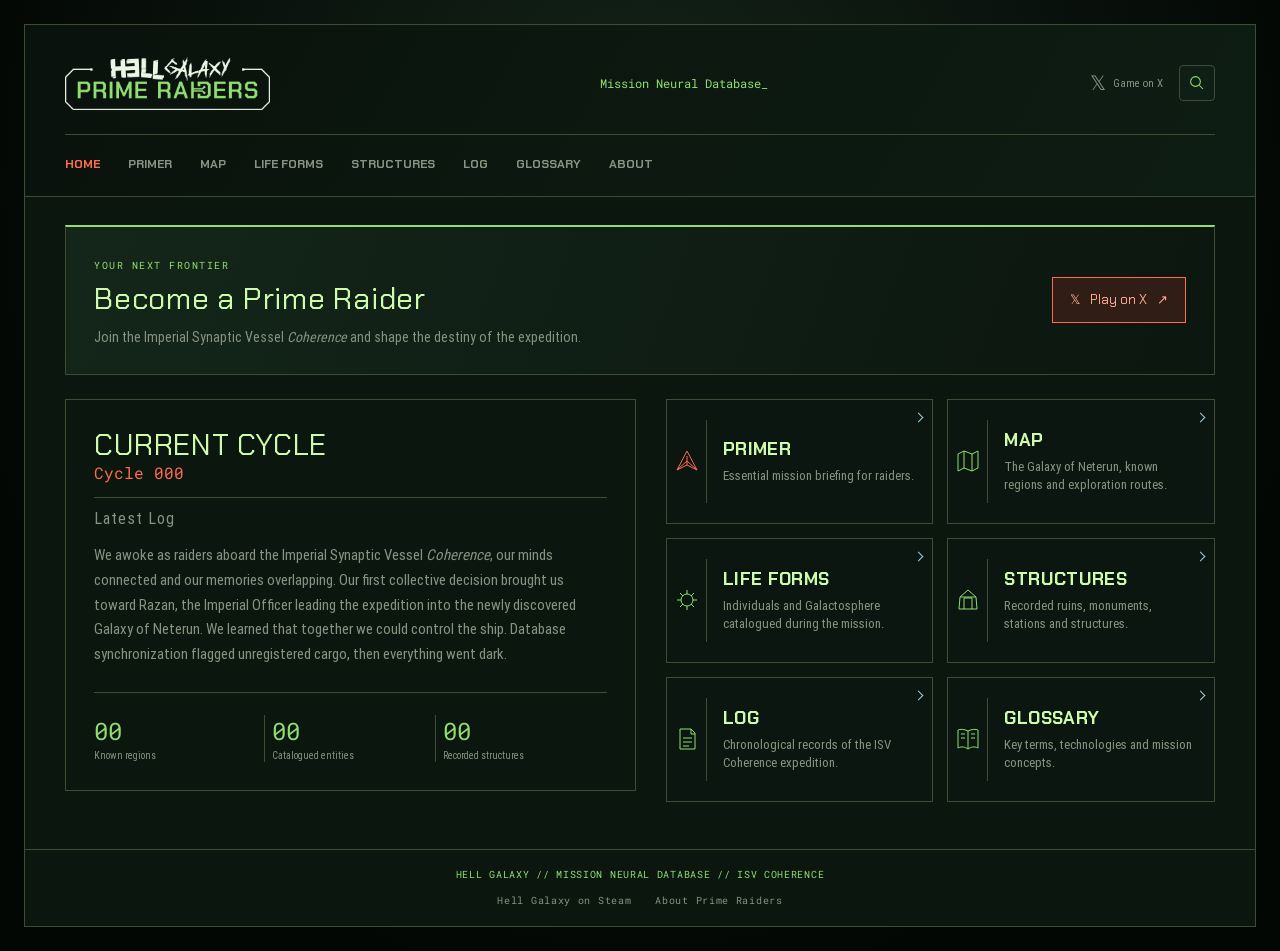
<file: index.html>
<!DOCTYPE html>

<html lang="en"><head><meta charset="utf-8"/><meta content="width=device-width, initial-scale=1.0" name="viewport"/><title>Home — HG Prime Raiders</title><link href="style.css" rel="stylesheet"/><link href="responsive.css" rel="stylesheet"/><link href="theme.css" rel="stylesheet"/>
<!-- Social preview -->
<meta name="description" content="Become a Prime Raider. Join the ISV Coherence expedition and shape its destiny through collective decisions on X."/>
<meta property="og:type" content="website"/>
<meta property="og:site_name" content="Prime Raiders"/>
<meta property="og:title" content="Prime Raiders — Mission Neural Database"/>
<meta property="og:description" content="Become a Prime Raider. Join the ISV Coherence expedition and shape its destiny through collective decisions on X."/>
<meta property="og:url" content="https://primeraiders.hellgalaxy.com/"/>
<meta property="og:image" content="https://primeraiders.hellgalaxy.com/assets/prime-raiders-social-v1.png"/>
<meta property="og:image:secure_url" content="https://primeraiders.hellgalaxy.com/assets/prime-raiders-social-v1.png"/>
<meta property="og:image:type" content="image/png"/>
<meta property="og:image:width" content="1200"/>
<meta property="og:image:height" content="630"/>
<meta property="og:image:alt" content="Hell Galaxy — Prime Raiders. Mission Neural Database. Become a Prime Raider."/>
<meta name="twitter:card" content="summary_large_image"/>
<meta name="twitter:site" content="@PrimeRaidersHG"/>
<meta name="twitter:title" content="Prime Raiders — Mission Neural Database"/>
<meta name="twitter:description" content="Become a Prime Raider. Join the ISV Coherence expedition and shape its destiny through collective decisions on X."/>
<meta name="twitter:image" content="https://primeraiders.hellgalaxy.com/assets/prime-raiders-social-v1.png"/>
<meta name="twitter:image:alt" content="Hell Galaxy — Prime Raiders. Mission Neural Database. Become a Prime Raider."/>
<link rel="canonical" href="https://primeraiders.hellgalaxy.com/"/>
<!-- /Social preview -->
</head><body class="page-index"><header class="site-header"><div class="header-inner"><div class="brand-row"><div class="brand"><a class="brand-logo" href="index.html" aria-label="Hell Galaxy - Prime Raiders — Home"><img src="assets/prime-raiders-logo.png" alt="Hell Galaxy - Prime Raiders" width="300" height="78"/></a><span class="brand-sub">Mission Neural Database</span></div><div class="header-tools"><a class="game-shortcut" href="https://x.com/PrimeRaidersHG" aria-label="Play Prime Raiders on X"><span aria-hidden="true">𝕏</span><span>Game on X</span></a><a aria-label="Search the wiki" class="search-button" href="search.html"><svg aria-hidden="true" fill="none" stroke="currentColor" stroke-width="1.4" viewbox="0 0 24 24"><circle cx="10" cy="10" r="6.5"></circle><path d="m15 15 5 5"></path></svg></a><details class="menu-drawer"><summary aria-label="Open navigation"><span aria-hidden="true" class="hamburger"></span></summary><div class="drawer-panel"><a aria-current="page" class="active" href="index.html">Home</a><a class="" href="primer.html">Primer</a><a class="" href="mappa.html">Map</a><a class="" href="lifeforms.html">Life Forms</a><a class="" href="structures.html">Structures</a><a class="" href="log.html">Log</a><a class="" href="glossario.html">Glossary</a><a href="rules.html">About</a></div></details></div></div><nav aria-label="Main navigation" class="desktop-nav"><a aria-current="page" class="active" href="index.html">Home</a><a class="" href="primer.html">Primer</a><a class="" href="mappa.html">Map</a><a class="" href="lifeforms.html">Life Forms</a><a class="" href="structures.html">Structures</a><a class="" href="log.html">Log</a><a class="" href="glossario.html">Glossary</a><a href="rules.html">About</a></nav></div></header><main>
<section class="mission-invite" aria-labelledby="mission-invite-title">
  <div class="mission-invite-copy">
    <span class="mission-invite-kicker">Your next frontier</span>
    <h1 id="mission-invite-title">Become a Prime Raider</h1>
    <p>Join the Imperial Synaptic Vessel <em>Coherence</em> and shape the destiny of the expedition.</p>
  </div>
  <div class="mission-invite-action">
    <a class="mission-game-button" href="https://x.com/PrimeRaidersHG"><span aria-hidden="true">𝕏</span> Play on X <span aria-hidden="true">↗</span></a>
  </div>
</section>
<div class="home-dashboard"><section class="current-cycle"><div class="cycle-title">Current Cycle</div><a class="ship-title" data-current-cycle="">Loading current cycle…</a><div class="log-label">Latest Log</div><div data-latest-log=""></div><div class="metrics-compact"><div class="metric-mini"><b data-metric="regions">—</b><span>Known regions</span></div><div class="metric-mini"><b data-metric="entities">—</b><span>Catalogued entities</span></div><div class="metric-mini"><b data-metric="structures">—</b><span>Recorded structures</span></div></div></section><section class="grid home-links"><a class="card" href="primer.html"><span class="nav-icon"><svg aria-hidden="true" fill="none" stroke="currentColor" stroke-width="1" viewbox="0 0 24 24"><path d="M12 2 2 21l10-5 10 5L12 2Zm0 5v9M2 21l10-9 10 9"></path></svg></span><div class="card-copy"><h3>Primer</h3><p>Essential mission briefing for raiders.</p></div></a><a class="card" href="mappa.html"><span class="nav-icon"><svg aria-hidden="true" fill="none" stroke="currentColor" stroke-width="1" viewbox="0 0 24 24"><path d="m2 5 6-3 8 3 6-3v17l-6 3-8-3-6 3V5Zm6-3v17m8-14v17"></path></svg></span><div class="card-copy"><h3>Map</h3><p>The Galaxy of Neterun, known regions and exploration routes.</p></div></a><a class="card" href="lifeforms.html"><span class="nav-icon"><svg aria-hidden="true" fill="none" stroke="currentColor" stroke-width="1" viewbox="0 0 24 24"><path d="M12 2v4m0 12v4M2 12h4m12 0h4M5 5l3 3m8 8 3 3M5 19l3-3m8-8 3-3M12 6a6 6 0 1 0 0 12 6 6 0 0 0 0-12Z"></path></svg></span><div class="card-copy"><h3>Life Forms</h3><p>Individuals and Galactosphere catalogued during the mission.</p></div></a><a class="card" href="structures.html"><span class="nav-icon"><svg aria-hidden="true" fill="none" stroke="currentColor" stroke-width="1" viewbox="0 0 24 24"><path d="m3 21 1-12 8-7 8 7 1 12H3Zm5 0V10h8v11M4 9h16"></path></svg></span><div class="card-copy"><h3>Structures</h3><p>Recorded ruins, monuments, stations and structures.</p></div></a><a class="card" href="log.html"><span class="nav-icon"><svg aria-hidden="true" fill="none" stroke="currentColor" stroke-width="1" viewbox="0 0 24 24"><path d="M5 2h11l4 4v16H5V2Zm11 0v5h4M8 11h9M8 15h9M8 19h6"></path></svg></span><div class="card-copy"><h3>Log</h3><p>Chronological records of the ISV Coherence expedition.</p></div></a><a class="card" href="glossario.html"><span class="nav-icon"><svg aria-hidden="true" fill="none" stroke="currentColor" stroke-width="1" viewbox="0 0 24 24"><path d="M12 4C8 2 4 2 2 3v18c4-2 7-1 10 1 3-2 6-3 10-1V3c-2-1-6-1-10 1Zm0 0v18M5 7h4M5 11h4m6-4h4m-4 4h4"></path></svg></span><div class="card-copy"><h3>Glossary</h3><p>Key terms, technologies and mission concepts.</p></div></a></section></div><noscript>Enable JavaScript to display the current mission catalogue and counts.</noscript></main><footer class="footer">HELL GALAXY // MISSION NEURAL DATABASE // ISV COHERENCE<div class="footer-links"><a href="https://store.steampowered.com/app/2513490/HELL_GALAXY/?utm_source=x&amp;utm_medium=social&amp;utm_campaign=prime_raiders&amp;utm_content=wiki_footer">Hell Galaxy on Steam</a><a href="rules.html">About Prime Raiders</a></div></footer><script defer="" src="catalog-data.js"></script><script defer="" src="catalog.js"></script><script defer="" src="ui.js"></script></body></html>
</file>
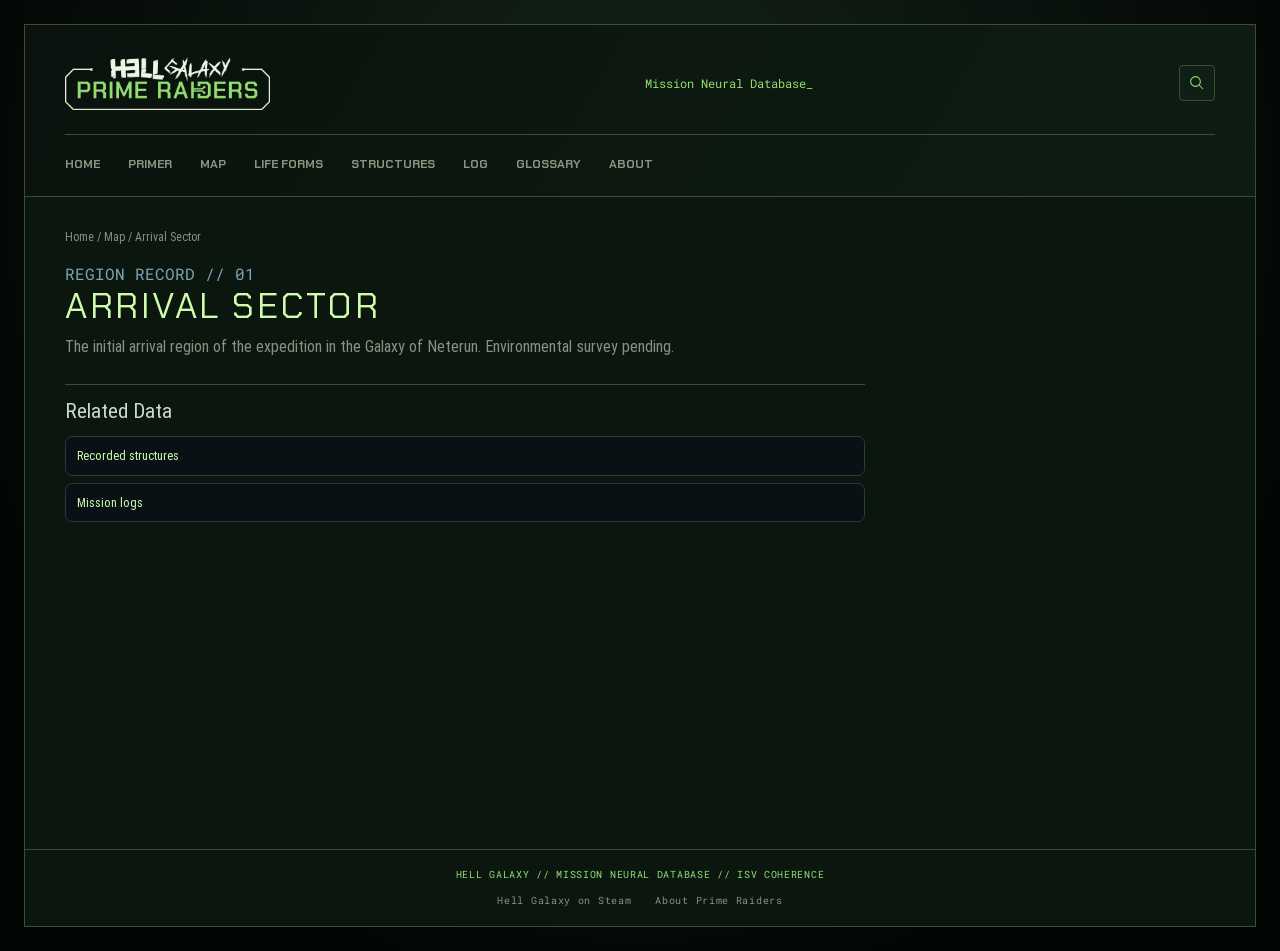
<file: arrival-sector.html>
<!DOCTYPE html>

<html lang="en"><head><meta charset="utf-8"/><meta content="width=device-width, initial-scale=1.0" name="viewport"/><title>Arrival Sector — HG Prime Raiders</title><link href="style.css" rel="stylesheet"/><link href="responsive.css" rel="stylesheet"/><link href="theme.css" rel="stylesheet"/>
<!-- Social preview -->
<meta name="description" content="Arrival Sector: the expedition entry region in the Galaxy of Neterun. Partial environmental data."/>
<meta property="og:type" content="website"/>
<meta property="og:site_name" content="Prime Raiders"/>
<meta property="og:title" content="Arrival Sector — HG Prime Raiders"/>
<meta property="og:description" content="Arrival Sector: the expedition entry region in the Galaxy of Neterun. Partial environmental data."/>
<meta property="og:url" content="https://primeraiders.hellgalaxy.com/arrival-sector.html"/>
<meta property="og:image" content="https://primeraiders.hellgalaxy.com/assets/prime-raiders-social-v1.png"/>
<meta property="og:image:secure_url" content="https://primeraiders.hellgalaxy.com/assets/prime-raiders-social-v1.png"/>
<meta property="og:image:type" content="image/png"/>
<meta property="og:image:width" content="1200"/>
<meta property="og:image:height" content="630"/>
<meta property="og:image:alt" content="Hell Galaxy — Prime Raiders. Mission Neural Database. Become a Prime Raider."/>
<meta name="twitter:card" content="summary_large_image"/>
<meta name="twitter:site" content="@PrimeRaidersHG"/>
<meta name="twitter:title" content="Arrival Sector — HG Prime Raiders"/>
<meta name="twitter:description" content="Arrival Sector: the expedition entry region in the Galaxy of Neterun. Partial environmental data."/>
<meta name="twitter:image" content="https://primeraiders.hellgalaxy.com/assets/prime-raiders-social-v1.png"/>
<meta name="twitter:image:alt" content="Hell Galaxy — Prime Raiders. Mission Neural Database. Become a Prime Raider."/>
<link rel="canonical" href="https://primeraiders.hellgalaxy.com/arrival-sector.html"/>
<!-- /Social preview -->
</head><body class="page-arrival-sector"><header class="site-header"><div class="header-inner"><div class="brand-row"><div class="brand"><a class="brand-logo" href="index.html" aria-label="Hell Galaxy - Prime Raiders — Home"><img src="assets/prime-raiders-logo.png" alt="Hell Galaxy - Prime Raiders" width="300" height="78"/></a><span class="brand-sub">Mission Neural Database</span></div><div class="header-tools"><a aria-label="Search the wiki" class="search-button" href="search.html"><svg aria-hidden="true" fill="none" stroke="currentColor" stroke-width="1.4" viewBox="0 0 24 24"><circle cx="10" cy="10" r="6.5"></circle><path d="m15 15 5 5"></path></svg></a><details class="menu-drawer"><summary aria-label="Open navigation"><span aria-hidden="true" class="hamburger"></span></summary><div class="drawer-panel"><a class="" href="index.html">Home</a><a class="" href="primer.html">Primer</a><a class="" href="mappa.html">Map</a><a class="" href="lifeforms.html">Life Forms</a><a class="" href="structures.html">Structures</a><a class="" href="log.html">Log</a><a class="" href="glossario.html">Glossary</a><a href="rules.html">About</a></div></details></div></div><nav aria-label="Main navigation" class="desktop-nav"><a class="" href="index.html">Home</a><a class="" href="primer.html">Primer</a><a class="" href="mappa.html">Map</a><a class="" href="lifeforms.html">Life Forms</a><a class="" href="structures.html">Structures</a><a class="" href="log.html">Log</a><a class="" href="glossario.html">Glossary</a><a href="rules.html">About</a></nav></div></header><main><div class="breadcrumbs"><a href="index.html">Home</a> / <a href="mappa.html">Map</a> / Arrival Sector</div><article class="article"><div class="kicker">REGION RECORD // 01</div><h1>Arrival Sector</h1><p>The initial arrival region of the expedition in the Galaxy of Neterun. Environmental survey pending.</p><h2>Related Data</h2><div class="link-list"><a href="structures.html">Recorded structures</a><a href="log.html">Mission logs</a></div></article></main><footer class="footer">HELL GALAXY // MISSION NEURAL DATABASE // ISV COHERENCE<div class="footer-links"><a href="https://store.steampowered.com/app/2513490/HELL_GALAXY/?utm_source=x&amp;utm_medium=social&amp;utm_campaign=prime_raiders&amp;utm_content=wiki_footer">Hell Galaxy on Steam</a><a href="rules.html">About Prime Raiders</a></div></footer><script defer="" src="ui.js"></script></body></html>
</file>
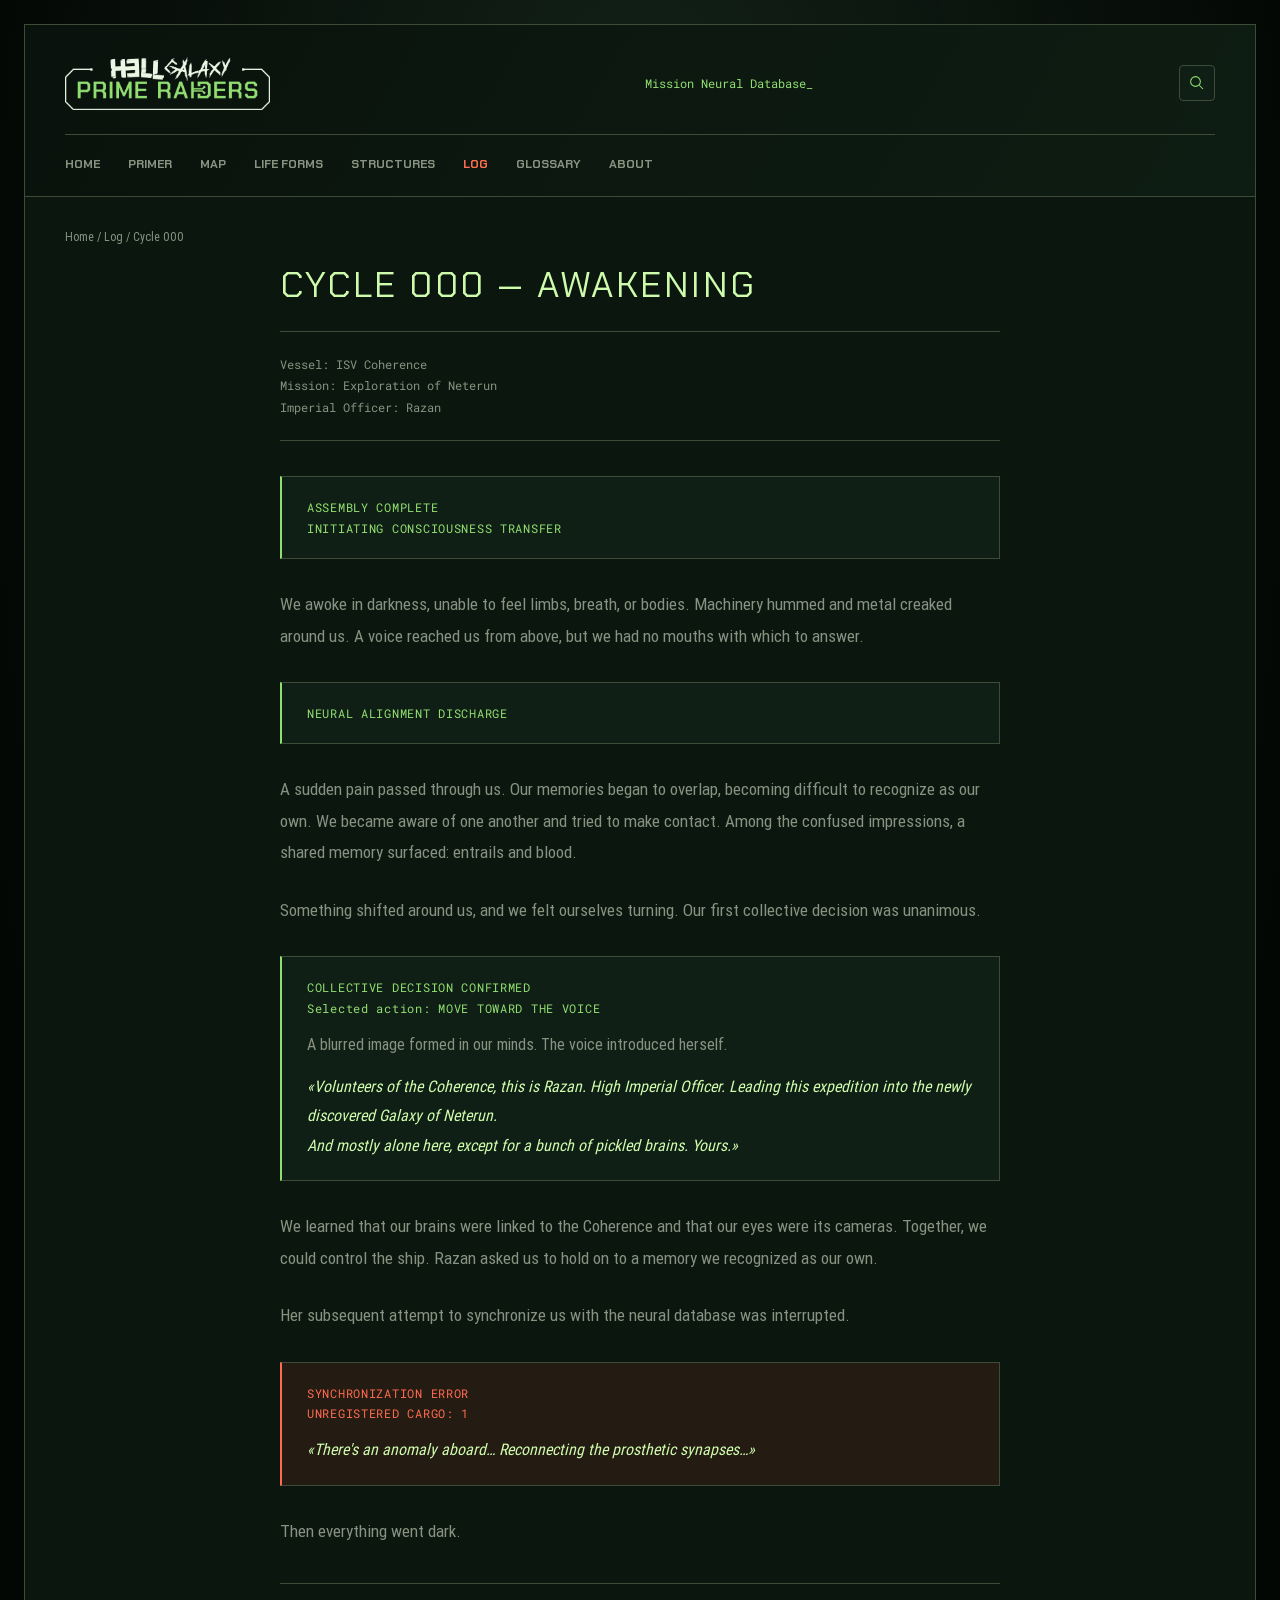
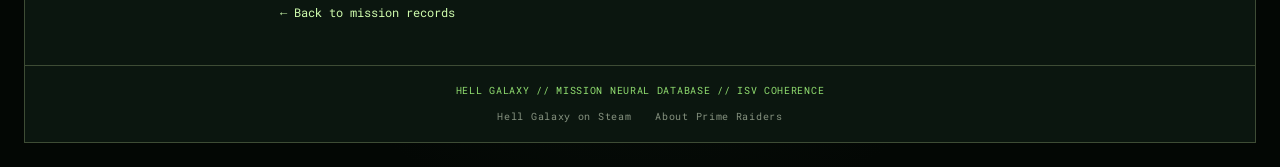
<file: ciclo-000.html>
<!DOCTYPE html>

<html lang="en"><head><meta charset="utf-8"/><meta content="width=device-width, initial-scale=1.0" name="viewport"/><title>Cycle 000: Awakening — HG Prime Raiders</title><link href="style.css" rel="stylesheet"/><link href="responsive.css" rel="stylesheet"/><link href="dossiers.css" rel="stylesheet"/><link href="diary.css" rel="stylesheet"/><link href="theme.css" rel="stylesheet"/>
<!-- Social preview -->
<meta name="description" content="We awoke in darkness. The first mission record of the ISV Coherence expedition."/>
<meta property="og:type" content="website"/>
<meta property="og:site_name" content="Prime Raiders"/>
<meta property="og:title" content="Cycle 000: Awakening — HG Prime Raiders"/>
<meta property="og:description" content="We awoke in darkness. The first mission record of the ISV Coherence expedition."/>
<meta property="og:url" content="https://primeraiders.hellgalaxy.com/ciclo-000.html"/>
<meta property="og:image" content="https://primeraiders.hellgalaxy.com/assets/prime-raiders-social-v1.png"/>
<meta property="og:image:secure_url" content="https://primeraiders.hellgalaxy.com/assets/prime-raiders-social-v1.png"/>
<meta property="og:image:type" content="image/png"/>
<meta property="og:image:width" content="1200"/>
<meta property="og:image:height" content="630"/>
<meta property="og:image:alt" content="Hell Galaxy — Prime Raiders. Mission Neural Database. Become a Prime Raider."/>
<meta name="twitter:card" content="summary_large_image"/>
<meta name="twitter:site" content="@PrimeRaidersHG"/>
<meta name="twitter:title" content="Cycle 000: Awakening — HG Prime Raiders"/>
<meta name="twitter:description" content="We awoke in darkness. The first mission record of the ISV Coherence expedition."/>
<meta name="twitter:image" content="https://primeraiders.hellgalaxy.com/assets/prime-raiders-social-v1.png"/>
<meta name="twitter:image:alt" content="Hell Galaxy — Prime Raiders. Mission Neural Database. Become a Prime Raider."/>
<link rel="canonical" href="https://primeraiders.hellgalaxy.com/ciclo-000.html"/>
<!-- /Social preview -->
</head><body class="page-ciclo-000"><header class="site-header"><div class="header-inner"><div class="brand-row"><div class="brand"><a class="brand-logo" href="index.html" aria-label="Hell Galaxy - Prime Raiders — Home"><img src="assets/prime-raiders-logo.png" alt="Hell Galaxy - Prime Raiders" width="300" height="78"/></a><span class="brand-sub">Mission Neural Database</span></div><div class="header-tools"><a aria-label="Search the wiki" class="search-button" href="search.html"><svg aria-hidden="true" fill="none" stroke="currentColor" stroke-width="1.4" viewBox="0 0 24 24"><circle cx="10" cy="10" r="6.5"></circle><path d="m15 15 5 5"></path></svg></a><details class="menu-drawer"><summary aria-label="Open navigation"><span aria-hidden="true" class="hamburger"></span></summary><div class="drawer-panel"><a class="" href="index.html">Home</a><a class="" href="primer.html">Primer</a><a class="" href="mappa.html">Map</a><a class="" href="lifeforms.html">Life Forms</a><a class="" href="structures.html">Structures</a><a aria-current="page" class="active" href="log.html">Log</a><a class="" href="glossario.html">Glossary</a><a href="rules.html">About</a></div></details></div></div><nav aria-label="Main navigation" class="desktop-nav"><a class="" href="index.html">Home</a><a class="" href="primer.html">Primer</a><a class="" href="mappa.html">Map</a><a class="" href="lifeforms.html">Life Forms</a><a class="" href="structures.html">Structures</a><a aria-current="page" class="active" href="log.html">Log</a><a class="" href="glossario.html">Glossary</a><a href="rules.html">About</a></nav></div></header><main><div class="breadcrumbs"><a href="index.html">Home</a> / <a href="log.html">Log</a> / Cycle 000</div>
<article class="article cycle-record mission-diary">
<h1>CYCLE 000 — AWAKENING</h1>
<header class="trace-header"><p>Vessel: ISV Coherence<br/>Mission: Exploration of Neterun<br/>Imperial Officer: Razan</p></header>
<section class="trace-event"><h2>ASSEMBLY COMPLETE<br/>INITIATING CONSCIOUSNESS TRANSFER</h2></section>
<div class="trace-narrative"><p>We awoke in darkness, unable to feel limbs, breath, or bodies. Machinery hummed and metal creaked around us. A voice reached us from above, but we had no mouths with which to answer.</p></div>
<section class="trace-event"><h2>NEURAL ALIGNMENT DISCHARGE</h2></section>
<div class="trace-narrative"><p>A sudden pain passed through us. Our memories began to overlap, becoming difficult to recognize as our own. We became aware of one another and tried to make contact. Among the confused impressions, a shared memory surfaced: entrails and blood.</p></div>
<div class="trace-narrative"><p>Something shifted around us, and we felt ourselves turning. Our first collective decision was unanimous.</p></div>
<section class="trace-event trace-decision"><h2>COLLECTIVE DECISION CONFIRMED<br/>Selected action: MOVE TOWARD THE VOICE</h2>
<p>A blurred image formed in our minds. The voice introduced herself.</p>
<p class="trace-dialogue">«Volunteers of the Coherence, this is Razan. High Imperial Officer. Leading this expedition into the newly discovered Galaxy of Neterun.<br/>And mostly alone here, except for a bunch of pickled brains. Yours.»</p></section>
<div class="trace-narrative"><p>We learned that our brains were linked to the Coherence and that our eyes were its cameras. Together, we could control the ship. Razan asked us to hold on to a memory we recognized as our own.</p></div>
<div class="trace-narrative"><p>Her subsequent attempt to synchronize us with the neural database was interrupted.</p></div>
<section class="trace-event trace-anomaly"><h2>SYNCHRONIZATION ERROR<br/>UNREGISTERED CARGO: 1</h2>
<p class="trace-dialogue">«There's an anomaly aboard… Reconnecting the prosthetic synapses…»</p></section>
<div class="trace-narrative"><p>Then everything went dark.</p></div>
</article>
<p class="log-return"><a href="log.html">← Back to mission records</a></p></main><footer class="footer">HELL GALAXY // MISSION NEURAL DATABASE // ISV COHERENCE<div class="footer-links"><a href="https://store.steampowered.com/app/2513490/HELL_GALAXY/?utm_source=x&amp;utm_medium=social&amp;utm_campaign=prime_raiders&amp;utm_content=wiki_footer">Hell Galaxy on Steam</a><a href="rules.html">About Prime Raiders</a></div></footer><script defer="" src="catalog-data.js"></script><script defer="" src="catalog.js"></script><script defer="" src="ui.js"></script></body></html>
</file>
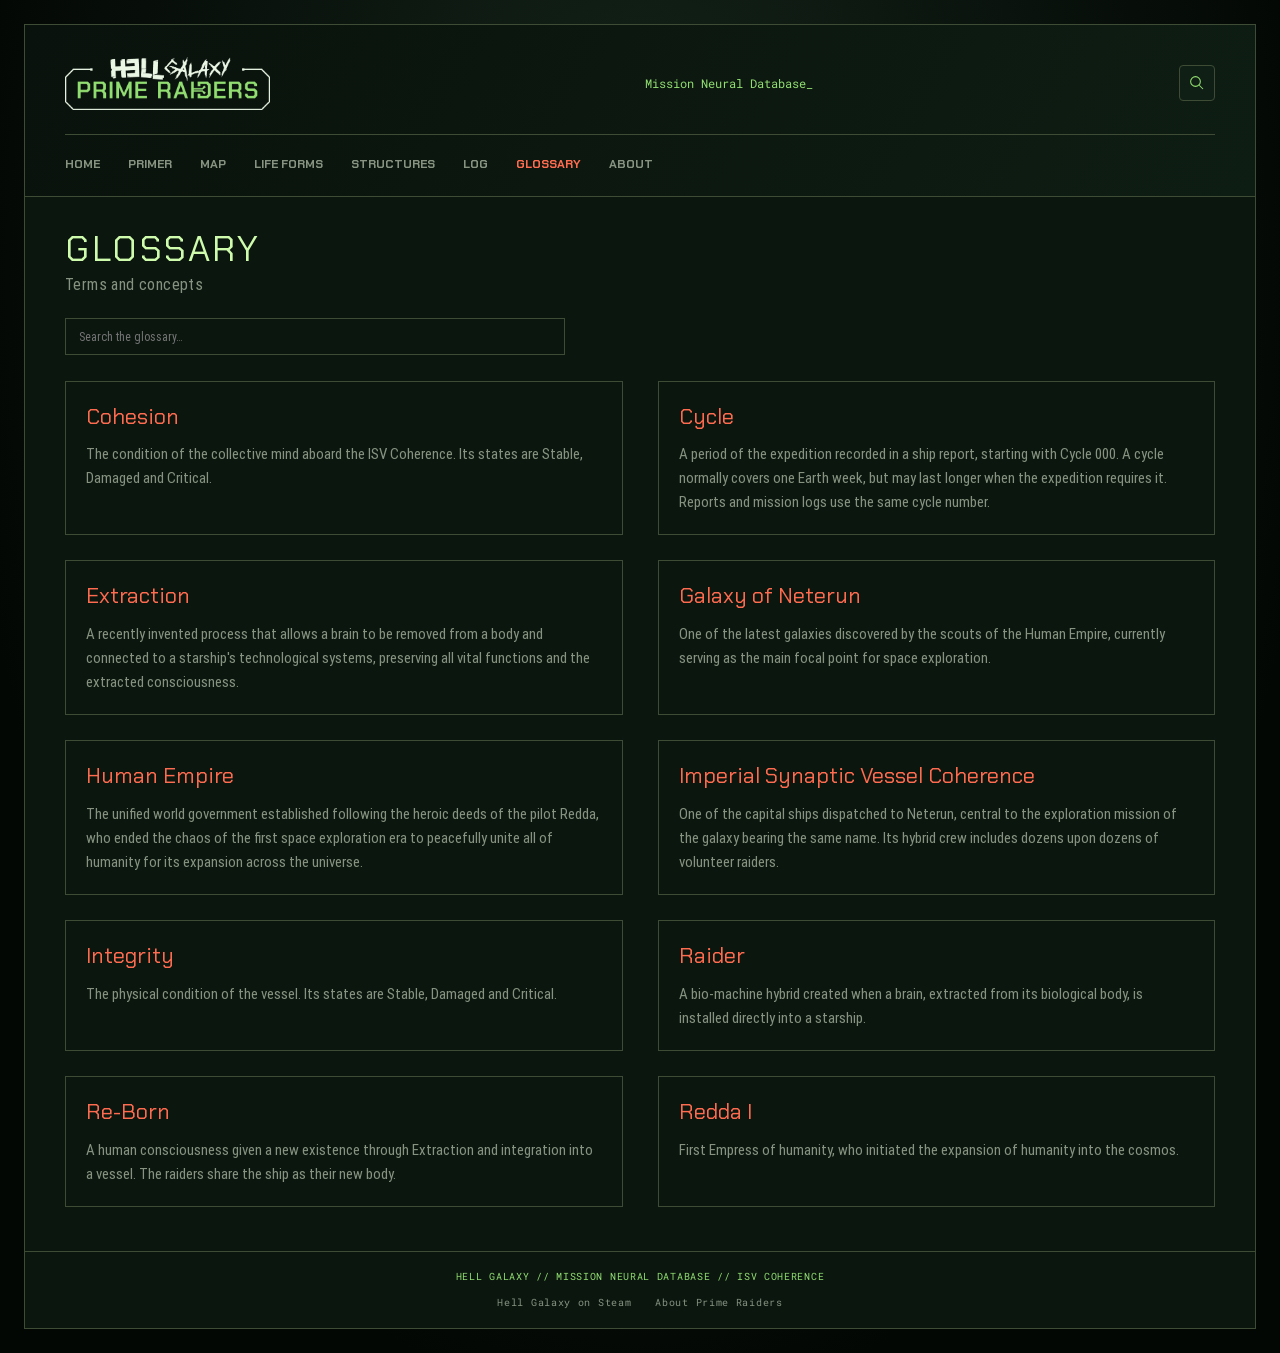
<file: glossario.html>
<!DOCTYPE html>

<html lang="en"><head><meta charset="utf-8"/><meta content="width=device-width, initial-scale=1.0" name="viewport"/><title>Glossary — HG Prime Raiders</title><link href="style.css" rel="stylesheet"/><link href="responsive.css" rel="stylesheet"/><link href="theme.css" rel="stylesheet"/>
<!-- Social preview -->
<meta name="description" content="Mission Neural Database glossary: the people, technologies and terms of the Prime Raiders expedition."/>
<meta property="og:type" content="website"/>
<meta property="og:site_name" content="Prime Raiders"/>
<meta property="og:title" content="Glossary — HG Prime Raiders"/>
<meta property="og:description" content="Mission Neural Database glossary: the people, technologies and terms of the Prime Raiders expedition."/>
<meta property="og:url" content="https://primeraiders.hellgalaxy.com/glossario.html"/>
<meta property="og:image" content="https://primeraiders.hellgalaxy.com/assets/prime-raiders-social-v1.png"/>
<meta property="og:image:secure_url" content="https://primeraiders.hellgalaxy.com/assets/prime-raiders-social-v1.png"/>
<meta property="og:image:type" content="image/png"/>
<meta property="og:image:width" content="1200"/>
<meta property="og:image:height" content="630"/>
<meta property="og:image:alt" content="Hell Galaxy — Prime Raiders. Mission Neural Database. Become a Prime Raider."/>
<meta name="twitter:card" content="summary_large_image"/>
<meta name="twitter:site" content="@PrimeRaidersHG"/>
<meta name="twitter:title" content="Glossary — HG Prime Raiders"/>
<meta name="twitter:description" content="Mission Neural Database glossary: the people, technologies and terms of the Prime Raiders expedition."/>
<meta name="twitter:image" content="https://primeraiders.hellgalaxy.com/assets/prime-raiders-social-v1.png"/>
<meta name="twitter:image:alt" content="Hell Galaxy — Prime Raiders. Mission Neural Database. Become a Prime Raider."/>
<link rel="canonical" href="https://primeraiders.hellgalaxy.com/glossario.html"/>
<!-- /Social preview -->
</head><body class="page-glossario"><header class="site-header"><div class="header-inner"><div class="brand-row"><div class="brand"><a class="brand-logo" href="index.html" aria-label="Hell Galaxy - Prime Raiders — Home"><img src="assets/prime-raiders-logo.png" alt="Hell Galaxy - Prime Raiders" width="300" height="78"/></a><span class="brand-sub">Mission Neural Database</span></div><div class="header-tools"><a aria-label="Search the wiki" class="search-button" href="search.html"><svg aria-hidden="true" fill="none" stroke="currentColor" stroke-width="1.4" viewbox="0 0 24 24"><circle cx="10" cy="10" r="6.5"></circle><path d="m15 15 5 5"></path></svg></a><details class="menu-drawer"><summary aria-label="Open navigation"><span aria-hidden="true" class="hamburger"></span></summary><div class="drawer-panel"><a class="" href="index.html">Home</a><a class="" href="primer.html">Primer</a><a class="" href="mappa.html">Map</a><a class="" href="lifeforms.html">Life Forms</a><a class="" href="structures.html">Structures</a><a class="" href="log.html">Log</a><a aria-current="page" class="active" href="glossario.html">Glossary</a><a href="rules.html">About</a></div></details></div></div><nav aria-label="Main navigation" class="desktop-nav"><a class="" href="index.html">Home</a><a class="" href="primer.html">Primer</a><a class="" href="mappa.html">Map</a><a class="" href="lifeforms.html">Life Forms</a><a class="" href="structures.html">Structures</a><a class="" href="log.html">Log</a><a aria-current="page" class="active" href="glossario.html">Glossary</a><a href="rules.html">About</a></nav></div></header><main><div class="page-heading"><h1>Glossary</h1><span>Terms and concepts</span></div><label class="glossary-search"><input aria-label="Search the glossary" autocomplete="off" id="glossary-search" placeholder="Search the glossary…" type="search"/></label><p hidden="" id="search-empty" role="status">No matching terms found.</p><div class="glossary-grid">
<section class="glossary-entry" id="cohesion"><h2>Cohesion</h2><p>The condition of the collective mind aboard the ISV Coherence. Its states are Stable, Damaged and Critical.</p></section>
<section class="glossary-entry" id="cycle"><h2>Cycle</h2><p>A period of the expedition recorded in a ship report, starting with Cycle 000. A cycle normally covers one Earth week, but may last longer when the expedition requires it. Reports and mission logs use the same cycle number.</p></section>
<section class="glossary-entry" id="extraction"><h2>Extraction</h2><p>A recently invented process that allows a brain to be removed from a body and connected to a starship's technological systems, preserving all vital functions and the extracted consciousness.</p></section>
<section class="glossary-entry" id="neterun"><h2>Galaxy of Neterun</h2><p>One of the latest galaxies discovered by the scouts of the Human Empire, currently serving as the main focal point for space exploration.</p></section>
<section class="glossary-entry" id="human-empire"><h2>Human Empire</h2><p>The unified world government established following the heroic deeds of the pilot Redda, who ended the chaos of the first space exploration era to peacefully unite all of humanity for its expansion across the universe.</p></section>
<section class="glossary-entry" id="isv-coherence"><h2>Imperial Synaptic Vessel Coherence</h2><p>One of the capital ships dispatched to Neterun, central to the exploration mission of the galaxy bearing the same name. Its hybrid crew includes dozens upon dozens of volunteer raiders.</p></section>
<section class="glossary-entry" id="integrity"><h2>Integrity</h2><p>The physical condition of the vessel. Its states are Stable, Damaged and Critical.</p></section>
<section class="glossary-entry" id="raider"><h2>Raider</h2><p>A bio-machine hybrid created when a brain, extracted from its biological body, is installed directly into a starship.</p></section>
<section class="glossary-entry" id="re-born"><h2>Re-Born</h2><p>A human consciousness given a new existence through Extraction and integration into a vessel. The raiders share the ship as their new body.</p></section>
<section class="glossary-entry" id="redda-i"><h2>Redda I</h2><p>First Empress of humanity, who initiated the expansion of humanity into the cosmos.</p></section>
</div></main><footer class="footer">HELL GALAXY // MISSION NEURAL DATABASE // ISV COHERENCE<div class="footer-links"><a href="https://store.steampowered.com/app/2513490/HELL_GALAXY/?utm_source=x&amp;utm_medium=social&amp;utm_campaign=prime_raiders&amp;utm_content=wiki_footer">Hell Galaxy on Steam</a><a href="rules.html">About Prime Raiders</a></div></footer><script defer="" src="ui.js"></script></body></html>
</file>
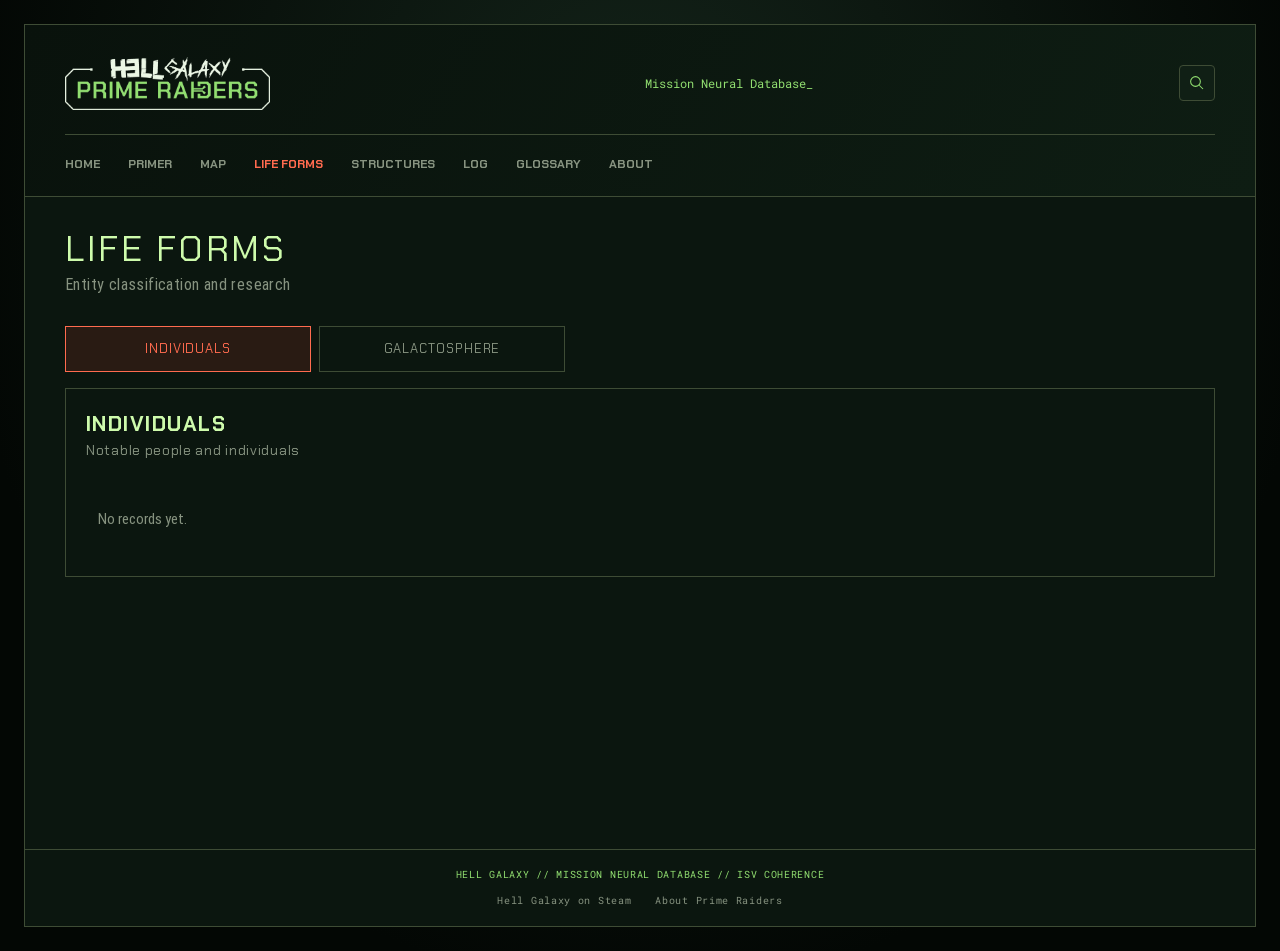
<file: lifeforms.html>
<!DOCTYPE html>

<html lang="en">
<head>
<meta charset="utf-8"/>
<meta content="width=device-width, initial-scale=1.0" name="viewport"/>
<title>Life Forms — HG Prime Raiders</title>
<link href="style.css" rel="stylesheet"/>
<link href="responsive.css" rel="stylesheet"/><link href="theme.css" rel="stylesheet"/>
<!-- Social preview -->
<meta name="description" content="Confirmed individuals and life forms recorded by the ISV Coherence expedition."/>
<meta property="og:type" content="website"/>
<meta property="og:site_name" content="Prime Raiders"/>
<meta property="og:title" content="Life Forms — HG Prime Raiders"/>
<meta property="og:description" content="Confirmed individuals and life forms recorded by the ISV Coherence expedition."/>
<meta property="og:url" content="https://primeraiders.hellgalaxy.com/lifeforms.html"/>
<meta property="og:image" content="https://primeraiders.hellgalaxy.com/assets/prime-raiders-social-v1.png"/>
<meta property="og:image:secure_url" content="https://primeraiders.hellgalaxy.com/assets/prime-raiders-social-v1.png"/>
<meta property="og:image:type" content="image/png"/>
<meta property="og:image:width" content="1200"/>
<meta property="og:image:height" content="630"/>
<meta property="og:image:alt" content="Hell Galaxy — Prime Raiders. Mission Neural Database. Become a Prime Raider."/>
<meta name="twitter:card" content="summary_large_image"/>
<meta name="twitter:site" content="@PrimeRaidersHG"/>
<meta name="twitter:title" content="Life Forms — HG Prime Raiders"/>
<meta name="twitter:description" content="Confirmed individuals and life forms recorded by the ISV Coherence expedition."/>
<meta name="twitter:image" content="https://primeraiders.hellgalaxy.com/assets/prime-raiders-social-v1.png"/>
<meta name="twitter:image:alt" content="Hell Galaxy — Prime Raiders. Mission Neural Database. Become a Prime Raider."/>
<link rel="canonical" href="https://primeraiders.hellgalaxy.com/lifeforms.html"/>
<!-- /Social preview -->
</head>
<body class="page-lifeforms">
<header class="site-header">
<div class="header-inner"><div class="brand-row"><div class="brand"><a class="brand-logo" href="index.html" aria-label="Hell Galaxy - Prime Raiders — Home"><img src="assets/prime-raiders-logo.png" alt="Hell Galaxy - Prime Raiders" width="300" height="78"/></a><span class="brand-sub">Mission Neural Database</span></div><div class="header-tools"><a aria-label="Search the wiki" class="search-button" href="search.html"><svg aria-hidden="true" fill="none" stroke="currentColor" stroke-width="1.4" viewbox="0 0 24 24"><circle cx="10" cy="10" r="6.5"></circle><path d="m15 15 5 5"></path></svg></a><details class="menu-drawer"><summary aria-label="Open navigation"><span aria-hidden="true" class="hamburger"></span></summary><div class="drawer-panel"><a href="index.html">Home</a><a href="primer.html">Primer</a><a href="mappa.html">Map</a><a aria-current="page" class="active" href="lifeforms.html">Life Forms</a><a href="structures.html">Structures</a><a href="log.html">Log</a><a href="glossario.html">Glossary</a><a href="rules.html">About</a></div></details></div></div><nav aria-label="Main navigation" class="desktop-nav"><a href="index.html">Home</a><a href="primer.html">Primer</a><a href="mappa.html">Map</a><a aria-current="page" class="active" href="lifeforms.html">Life Forms</a><a href="structures.html">Structures</a><a href="log.html">Log</a><a href="glossario.html">Glossary</a><a href="rules.html">About</a></nav></div>
</header>
<main>
<div class="page-heading"><h1>Life Forms</h1><span>Entity classification and research</span></div>
<nav aria-label="Life form categories" class="category-tabs" role="tablist"><button aria-controls="individuals" aria-selected="true" id="tab-individuals" role="tab" tabindex="0" type="button">Individuals</button><button aria-controls="galactosphere" aria-selected="false" id="tab-galactosphere" role="tab" tabindex="-1" type="button">Galactosphere</button></nav>
<section aria-labelledby="tab-individuals" class="entity-group" id="individuals" role="tabpanel" tabindex="0"><div class="section-title"><h2>Individuals</h2><span>Notable people and individuals</span></div><section class="grid" data-catalog-list="individuals"></section></section>
<section aria-labelledby="tab-galactosphere" class="entity-group" hidden="" id="galactosphere" role="tabpanel" tabindex="0"><div class="section-title"><h2>Galactosphere</h2><span>Life forms and organisms</span></div><section class="grid" data-catalog-list="galactosphere"></section></section>
<noscript>Enable JavaScript to display the current mission catalogue and counts.</noscript></main>
<footer class="footer">HELL GALAXY // MISSION NEURAL DATABASE // ISV COHERENCE<div class="footer-links"><a href="https://store.steampowered.com/app/2513490/HELL_GALAXY/?utm_source=x&amp;utm_medium=social&amp;utm_campaign=prime_raiders&amp;utm_content=wiki_footer">Hell Galaxy on Steam</a><a href="rules.html">About Prime Raiders</a></div></footer>
<script defer="" src="catalog-data.js"></script><script defer="" src="catalog.js"></script><script defer="" src="ui.js"></script></body>
</html>
</file>
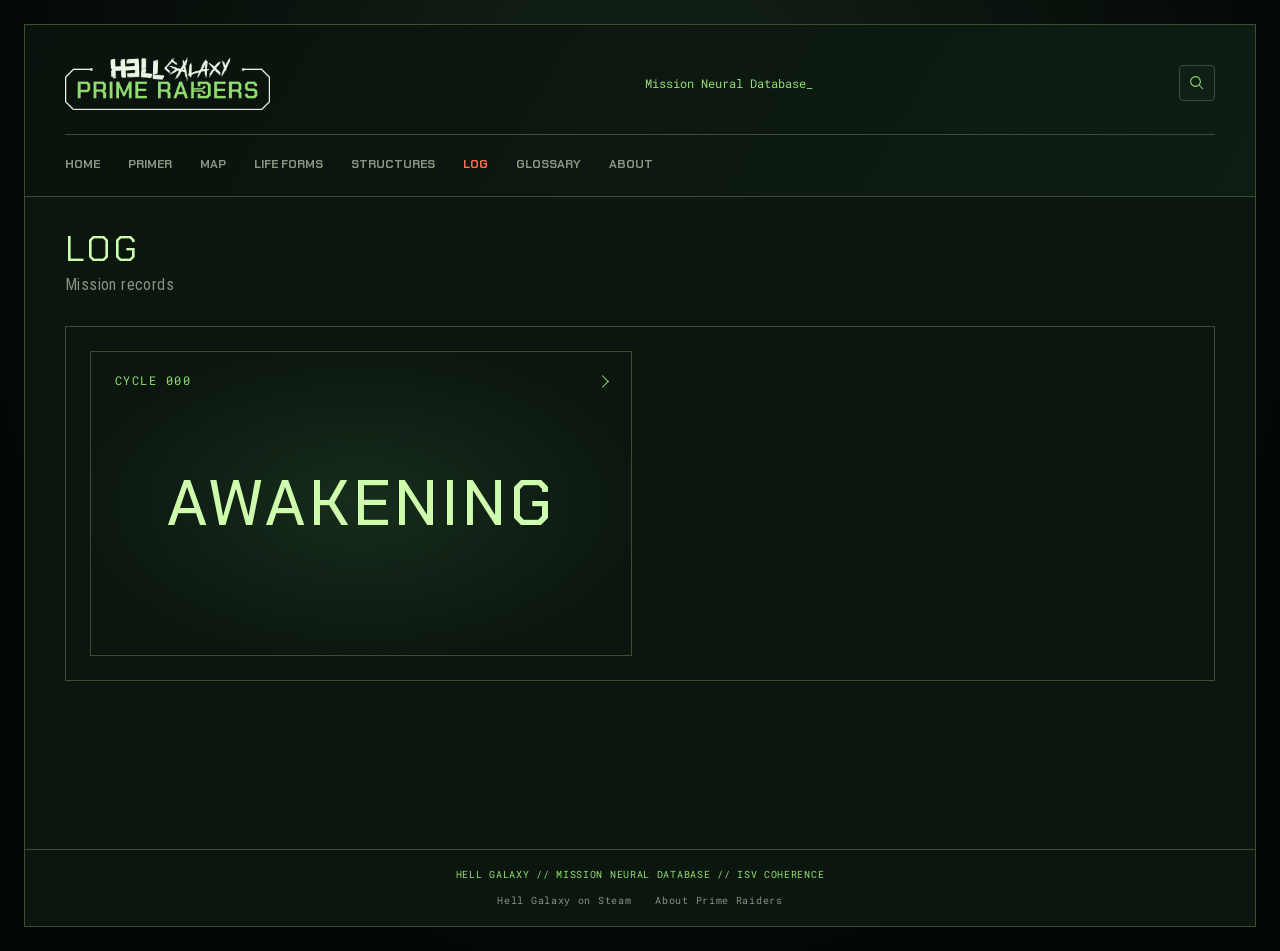
<file: log.html>
<!DOCTYPE html>

<html lang="en"><head><meta charset="utf-8"/><meta content="width=device-width, initial-scale=1.0" name="viewport"/><title>Log — HG Prime Raiders</title><link href="style.css" rel="stylesheet"/><link href="responsive.css" rel="stylesheet"/><link href="dossiers.css" rel="stylesheet"/><link href="theme.css" rel="stylesheet"/>
<!-- Social preview -->
<meta name="description" content="Released mission reports and the recorded decisions of the Prime Raiders crew."/>
<meta property="og:type" content="website"/>
<meta property="og:site_name" content="Prime Raiders"/>
<meta property="og:title" content="Log — HG Prime Raiders"/>
<meta property="og:description" content="Released mission reports and the recorded decisions of the Prime Raiders crew."/>
<meta property="og:url" content="https://primeraiders.hellgalaxy.com/log.html"/>
<meta property="og:image" content="https://primeraiders.hellgalaxy.com/assets/prime-raiders-social-v1.png"/>
<meta property="og:image:secure_url" content="https://primeraiders.hellgalaxy.com/assets/prime-raiders-social-v1.png"/>
<meta property="og:image:type" content="image/png"/>
<meta property="og:image:width" content="1200"/>
<meta property="og:image:height" content="630"/>
<meta property="og:image:alt" content="Hell Galaxy — Prime Raiders. Mission Neural Database. Become a Prime Raider."/>
<meta name="twitter:card" content="summary_large_image"/>
<meta name="twitter:site" content="@PrimeRaidersHG"/>
<meta name="twitter:title" content="Log — HG Prime Raiders"/>
<meta name="twitter:description" content="Released mission reports and the recorded decisions of the Prime Raiders crew."/>
<meta name="twitter:image" content="https://primeraiders.hellgalaxy.com/assets/prime-raiders-social-v1.png"/>
<meta name="twitter:image:alt" content="Hell Galaxy — Prime Raiders. Mission Neural Database. Become a Prime Raider."/>
<link rel="canonical" href="https://primeraiders.hellgalaxy.com/log.html"/>
<!-- /Social preview -->
</head><body class="page-log"><header class="site-header"><div class="header-inner"><div class="brand-row"><div class="brand"><a class="brand-logo" href="index.html" aria-label="Hell Galaxy - Prime Raiders — Home"><img src="assets/prime-raiders-logo.png" alt="Hell Galaxy - Prime Raiders" width="300" height="78"/></a><span class="brand-sub">Mission Neural Database</span></div><div class="header-tools"><a aria-label="Search the wiki" class="search-button" href="search.html"><svg aria-hidden="true" fill="none" stroke="currentColor" stroke-width="1.4" viewBox="0 0 24 24"><circle cx="10" cy="10" r="6.5"></circle><path d="m15 15 5 5"></path></svg></a><details class="menu-drawer"><summary aria-label="Open navigation"><span aria-hidden="true" class="hamburger"></span></summary><div class="drawer-panel"><a class="" href="index.html">Home</a><a class="" href="primer.html">Primer</a><a class="" href="mappa.html">Map</a><a class="" href="lifeforms.html">Life Forms</a><a class="" href="structures.html">Structures</a><a aria-current="page" class="active" href="log.html">Log</a><a class="" href="glossario.html">Glossary</a><a href="rules.html">About</a></div></details></div></div><nav aria-label="Main navigation" class="desktop-nav"><a class="" href="index.html">Home</a><a class="" href="primer.html">Primer</a><a class="" href="mappa.html">Map</a><a class="" href="lifeforms.html">Life Forms</a><a class="" href="structures.html">Structures</a><a aria-current="page" class="active" href="log.html">Log</a><a class="" href="glossario.html">Glossary</a><a href="rules.html">About</a></nav></div></header><main><div class="page-heading"><h1>Log</h1><span>Mission records</span></div><section class="record-group"><div data-catalog-list="logs"></div></section><noscript>Enable JavaScript to display the current mission catalogue and counts.</noscript></main><footer class="footer">HELL GALAXY // MISSION NEURAL DATABASE // ISV COHERENCE<div class="footer-links"><a href="https://store.steampowered.com/app/2513490/HELL_GALAXY/?utm_source=x&amp;utm_medium=social&amp;utm_campaign=prime_raiders&amp;utm_content=wiki_footer">Hell Galaxy on Steam</a><a href="rules.html">About Prime Raiders</a></div></footer><script defer="" src="catalog-data.js"></script><script defer="" src="catalog.js"></script><script defer="" src="ui.js"></script></body></html>
</file>
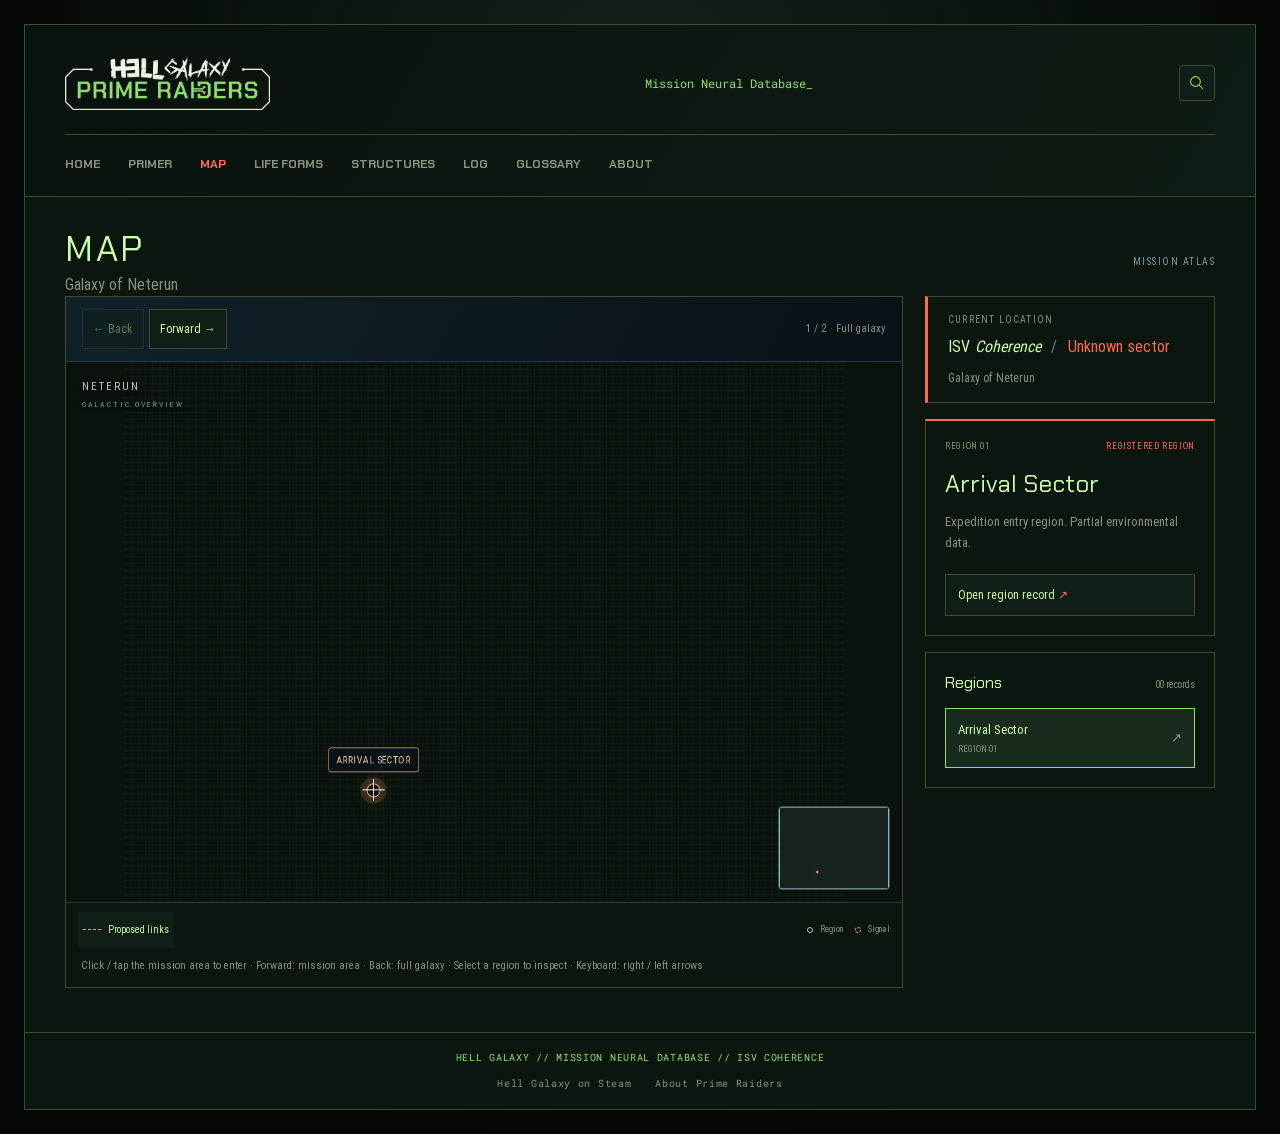
<file: mappa.html>
<!DOCTYPE html>

<html lang="en"><head><meta charset="utf-8"/><meta content="width=device-width, initial-scale=1.0" name="viewport"/><title>Map — HG Prime Raiders</title><link href="style.css" rel="stylesheet"/><link href="responsive.css" rel="stylesheet"/><link href="map.css" rel="stylesheet"/><link href="theme.css" rel="stylesheet"/>
<!-- Social preview -->
<meta name="description" content="The expedition chart of the Galaxy of Neterun. Consult confirmed regions and the current vessel location."/>
<meta property="og:type" content="website"/>
<meta property="og:site_name" content="Prime Raiders"/>
<meta property="og:title" content="Map — HG Prime Raiders"/>
<meta property="og:description" content="The expedition chart of the Galaxy of Neterun. Consult confirmed regions and the current vessel location."/>
<meta property="og:url" content="https://primeraiders.hellgalaxy.com/mappa.html"/>
<meta property="og:image" content="https://primeraiders.hellgalaxy.com/assets/prime-raiders-social-v1.png"/>
<meta property="og:image:secure_url" content="https://primeraiders.hellgalaxy.com/assets/prime-raiders-social-v1.png"/>
<meta property="og:image:type" content="image/png"/>
<meta property="og:image:width" content="1200"/>
<meta property="og:image:height" content="630"/>
<meta property="og:image:alt" content="Hell Galaxy — Prime Raiders. Mission Neural Database. Become a Prime Raider."/>
<meta name="twitter:card" content="summary_large_image"/>
<meta name="twitter:site" content="@PrimeRaidersHG"/>
<meta name="twitter:title" content="Map — HG Prime Raiders"/>
<meta name="twitter:description" content="The expedition chart of the Galaxy of Neterun. Consult confirmed regions and the current vessel location."/>
<meta name="twitter:image" content="https://primeraiders.hellgalaxy.com/assets/prime-raiders-social-v1.png"/>
<meta name="twitter:image:alt" content="Hell Galaxy — Prime Raiders. Mission Neural Database. Become a Prime Raider."/>
<link rel="canonical" href="https://primeraiders.hellgalaxy.com/mappa.html"/>
<!-- /Social preview -->
</head><body class="page-mappa"><header class="site-header"><div class="header-inner"><div class="brand-row"><div class="brand"><a class="brand-logo" href="index.html" aria-label="Hell Galaxy - Prime Raiders — Home"><img src="assets/prime-raiders-logo.png" alt="Hell Galaxy - Prime Raiders" width="300" height="78"/></a><span class="brand-sub">Mission Neural Database</span></div><div class="header-tools"><a aria-label="Search the wiki" class="search-button" href="search.html"><svg aria-hidden="true" fill="none" stroke="currentColor" stroke-width="1.4" viewBox="0 0 24 24"><circle cx="10" cy="10" r="6.5"></circle><path d="m15 15 5 5"></path></svg></a><details class="menu-drawer"><summary aria-label="Open navigation"><span aria-hidden="true" class="hamburger"></span></summary><div class="drawer-panel"><a class="" href="index.html">Home</a><a class="" href="primer.html">Primer</a><a aria-current="page" class="active" href="mappa.html">Map</a><a class="" href="lifeforms.html">Life Forms</a><a class="" href="structures.html">Structures</a><a class="" href="log.html">Log</a><a class="" href="glossario.html">Glossary</a><a href="rules.html">About</a></div></details></div></div><nav aria-label="Main navigation" class="desktop-nav"><a class="" href="index.html">Home</a><a class="" href="primer.html">Primer</a><a aria-current="page" class="active" href="mappa.html">Map</a><a class="" href="lifeforms.html">Life Forms</a><a class="" href="structures.html">Structures</a><a class="" href="log.html">Log</a><a class="" href="glossario.html">Glossary</a><a href="rules.html">About</a></nav></div></header><main><div class="page-heading chart-heading"><div><h1>Map</h1><span>Galaxy of Neterun</span></div><span class="chart-badge">MISSION ATLAS</span></div>
<div class="atlas-layout" id="mission-atlas">
<section aria-label="Interactive galaxy chart" class="atlas-panel">
<div class="atlas-toolbar">
<div aria-label="Map navigation" class="atlas-view-controls" role="group"><button disabled="" id="map-back" type="button">← Back</button><button id="map-next" type="button">Forward →</button></div>
<output aria-live="polite" class="atlas-step" id="map-step">1 / 2 · Full galaxy</output>
</div>
<div aria-describedby="map-help" aria-label="Galaxy map. Right arrow moves forward to the mission area; left arrow goes back to the full galaxy." class="atlas-viewport" id="map-viewport" role="region" tabindex="0">
<div class="atlas-scene" id="map-scene">

<svg aria-hidden="true" class="atlas-local-grid" id="map-local-grid" viewBox="0 0 1200 900"></svg><svg aria-hidden="true" class="atlas-routes" id="map-routes" viewBox="0 0 1200 900"></svg>
<div id="map-markers"></div>
</div>
<div aria-hidden="true" class="atlas-corner">NETERUN<br/><span id="map-scale-label">PARTIAL SURVEY</span></div>
<div aria-hidden="true" class="atlas-overview"><svg viewBox="0 0 1200 900"><rect width="1200" height="900"/><g id="map-mini-pins"></g><rect height="900" id="map-mini-view" width="1200" x="0" y="0"></rect></svg></div>
</div>
<div class="atlas-footer"><button aria-pressed="true" id="map-toggle-routes" type="button"><span aria-hidden="true" class="route-sample"></span>Proposed links</button><span class="atlas-legend"><i aria-hidden="true"></i>Region <i aria-hidden="true" class="signal"></i>Signal</span></div>
<p class="atlas-help" id="map-help">Click / tap the mission area to enter · Forward: mission area · Back: full galaxy · Select a region to inspect · Keyboard: right / left arrows</p>
</section>
<aside aria-label="Region browser" class="atlas-sidebar">
<section class="atlas-vessel-location" aria-label="Current ship location">
<div><span class="vessel-location-label">Current location</span><p>ISV <em>Coherence</em> <span class="vessel-location-separator" aria-hidden="true">/</span> <strong>Unknown sector</strong></p></div>
<span class="vessel-location-galaxy">Galaxy of Neterun</span>
</section>

<section aria-labelledby="map-detail-name" class="atlas-detail">
<div class="detail-eyebrow"><span id="map-detail-code">REGION RECORD</span><span id="map-detail-status"></span></div>
<h2 id="map-detail-name">Select a region</h2><p id="map-detail-description">Choose a marker or a region below to inspect its record.</p>
<div class="atlas-record-links" id="map-detail-links"></div>
<div class="atlas-connections" id="map-connections"><h3>Proposed connections</h3><div id="map-connection-links"></div></div>
</section>
<section aria-labelledby="map-directory-heading" class="atlas-directory"><div class="atlas-directory-heading"><h2 id="map-directory-heading">Regions</h2><span data-region-total="">— records</span></div><div id="map-region-list"></div></section>
</aside>
</div>
<p aria-atomic="true" aria-live="polite" class="atlas-sr-only" id="map-announcement"></p>
<noscript>Enable JavaScript to navigate the map. Region records remain available from the other database pages.</noscript>
</main><footer class="footer">HELL GALAXY // MISSION NEURAL DATABASE // ISV COHERENCE<div class="footer-links"><a href="https://store.steampowered.com/app/2513490/HELL_GALAXY/?utm_source=x&amp;utm_medium=social&amp;utm_campaign=prime_raiders&amp;utm_content=wiki_footer">Hell Galaxy on Steam</a><a href="rules.html">About Prime Raiders</a></div></footer><script defer="" src="catalog-data.js"></script><script defer="" src="catalog.js"></script><script defer="" src="ui.js"></script><script defer="" src="map-geometry.js"></script><script defer="" src="map.js"></script></body></html>
</file>
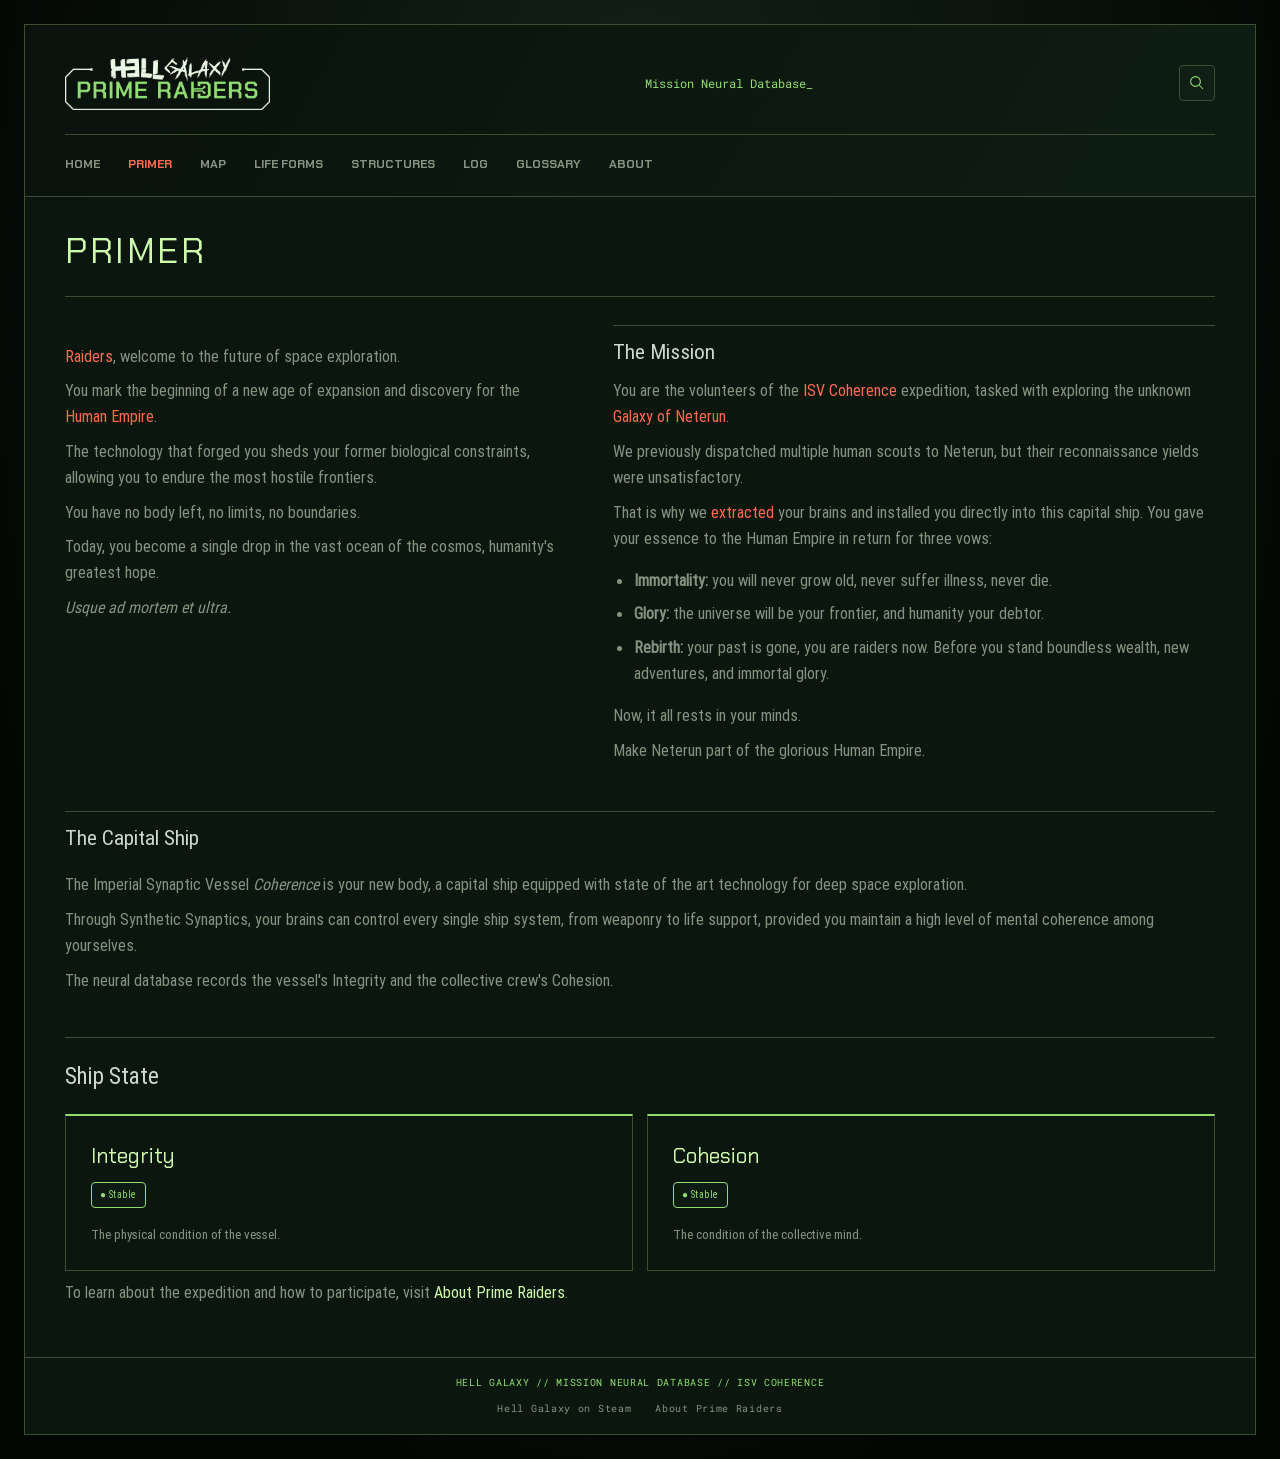
<file: primer.html>
<!DOCTYPE html>

<html lang="en"><head><meta charset="utf-8"/><meta content="width=device-width, initial-scale=1.0" name="viewport"/><title>Primer — HG Prime Raiders</title><link href="style.css" rel="stylesheet"/><link href="responsive.css" rel="stylesheet"/><link href="dossiers.css" rel="stylesheet"/><link href="theme.css" rel="stylesheet"/>
<!-- Social preview -->
<meta name="description" content="Your mission briefing: the Human Empire, the ISV Coherence, Integrity and the collective crew’s Cohesion."/>
<meta property="og:type" content="website"/>
<meta property="og:site_name" content="Prime Raiders"/>
<meta property="og:title" content="Primer — HG Prime Raiders"/>
<meta property="og:description" content="Your mission briefing: the Human Empire, the ISV Coherence, Integrity and the collective crew’s Cohesion."/>
<meta property="og:url" content="https://primeraiders.hellgalaxy.com/primer.html"/>
<meta property="og:image" content="https://primeraiders.hellgalaxy.com/assets/prime-raiders-social-v1.png"/>
<meta property="og:image:secure_url" content="https://primeraiders.hellgalaxy.com/assets/prime-raiders-social-v1.png"/>
<meta property="og:image:type" content="image/png"/>
<meta property="og:image:width" content="1200"/>
<meta property="og:image:height" content="630"/>
<meta property="og:image:alt" content="Hell Galaxy — Prime Raiders. Mission Neural Database. Become a Prime Raider."/>
<meta name="twitter:card" content="summary_large_image"/>
<meta name="twitter:site" content="@PrimeRaidersHG"/>
<meta name="twitter:title" content="Primer — HG Prime Raiders"/>
<meta name="twitter:description" content="Your mission briefing: the Human Empire, the ISV Coherence, Integrity and the collective crew’s Cohesion."/>
<meta name="twitter:image" content="https://primeraiders.hellgalaxy.com/assets/prime-raiders-social-v1.png"/>
<meta name="twitter:image:alt" content="Hell Galaxy — Prime Raiders. Mission Neural Database. Become a Prime Raider."/>
<link rel="canonical" href="https://primeraiders.hellgalaxy.com/primer.html"/>
<!-- /Social preview -->
</head><body class="page-primer"><header class="site-header"><div class="header-inner"><div class="brand-row"><div class="brand"><a class="brand-logo" href="index.html" aria-label="Hell Galaxy - Prime Raiders — Home"><img src="assets/prime-raiders-logo.png" alt="Hell Galaxy - Prime Raiders" width="300" height="78"/></a><span class="brand-sub">Mission Neural Database</span></div><div class="header-tools"><a aria-label="Search the wiki" class="search-button" href="search.html"><svg aria-hidden="true" fill="none" stroke="currentColor" stroke-width="1.4" viewBox="0 0 24 24"><circle cx="10" cy="10" r="6.5"></circle><path d="m15 15 5 5"></path></svg></a><details class="menu-drawer"><summary aria-label="Open navigation"><span aria-hidden="true" class="hamburger"></span></summary><div class="drawer-panel"><a class="" href="index.html">Home</a><a aria-current="page" class="active" href="primer.html">Primer</a><a class="" href="mappa.html">Map</a><a class="" href="lifeforms.html">Life Forms</a><a class="" href="structures.html">Structures</a><a class="" href="log.html">Log</a><a class="" href="glossario.html">Glossary</a><a href="rules.html">About</a></div></details></div></div><nav aria-label="Main navigation" class="desktop-nav"><a class="" href="index.html">Home</a><a aria-current="page" class="active" href="primer.html">Primer</a><a class="" href="mappa.html">Map</a><a class="" href="lifeforms.html">Life Forms</a><a class="" href="structures.html">Structures</a><a class="" href="log.html">Log</a><a class="" href="glossario.html">Glossary</a><a href="rules.html">About</a></nav></div></header><main><article class="article primer-content"><div class="primer-banner"><h1>Primer</h1></div>
<div class="primer-reading"><section class="primer-intro"><p><a class="glossary-link" href="glossario.html#raider">Raiders</a>, welcome to the future of space exploration.</p>
<p>You mark the beginning of a new age of expansion and discovery for the <a class="glossary-link" href="glossario.html#human-empire">Human Empire</a>.</p>
<p>The technology that forged you sheds your former biological constraints, allowing you to endure the most hostile frontiers.</p>
<p>You have no body left, no limits, no boundaries.</p>
<p>Today, you become a single drop in the vast ocean of the cosmos, humanity's greatest hope.</p>
<p><em>Usque ad mortem et ultra.</em></p></section><section class="primer-mission"><h2>The Mission</h2>
<p>You are the volunteers of the <a class="glossary-link" href="glossario.html#isv-coherence">ISV Coherence</a> expedition, tasked with exploring the unknown <a class="glossary-link" href="glossario.html#neterun">Galaxy of Neterun</a>.</p>
<p>We previously dispatched multiple human scouts to Neterun, but their reconnaissance yields were unsatisfactory.</p>
<p>That is why we <a class="glossary-link" href="glossario.html#extraction">extracted</a> your brains and installed you directly into this capital ship. You gave your essence to the Human Empire in return for three vows:</p>
<ul><li><strong>Immortality:</strong> you will never grow old, never suffer illness, never die.</li><li><strong>Glory:</strong> the universe will be your frontier, and humanity your debtor.</li><li><strong>Rebirth:</strong> your past is gone, you are raiders now. Before you stand boundless wealth, new adventures, and immortal glory.</li></ul>
<p>Now, it all rests in your minds.</p><p>Make Neterun part of the glorious Human Empire.</p></section></div>
<section class="ship-section"><h2>The Capital Ship</h2><div class="ship-layout"><div class="ship-copy">
<p>The Imperial Synaptic Vessel <em>Coherence</em> is your new body, a capital ship equipped with state of the art technology for deep space exploration.</p>
<p>Through Synthetic Synaptics, your brains can control every single ship system, from weaponry to life support, provided you maintain a high level of mental coherence among yourselves.</p>
<p>The neural database records the vessel's Integrity and the collective crew's Cohesion.</p>
</div>
</div></section>
<section aria-labelledby="ship-state-heading" class="ship-systems ship-state"><div class="systems-heading"><h2 id="ship-state-heading">Ship State</h2></div><div class="systems-deck" data-catalog-list="shipState"></div><p>To learn about the expedition and how to participate, visit <a href="rules.html">About Prime Raiders</a>.</p></section></article><noscript>Enable JavaScript to display the mission catalogue and field notes.</noscript></main><footer class="footer">HELL GALAXY // MISSION NEURAL DATABASE // ISV COHERENCE<div class="footer-links"><a href="https://store.steampowered.com/app/2513490/HELL_GALAXY/?utm_source=x&amp;utm_medium=social&amp;utm_campaign=prime_raiders&amp;utm_content=wiki_footer">Hell Galaxy on Steam</a><a href="rules.html">About Prime Raiders</a></div></footer><script defer="" src="catalog-data.js"></script><script defer="" src="catalog.js"></script><script defer="" src="ui.js"></script></body></html>
</file>
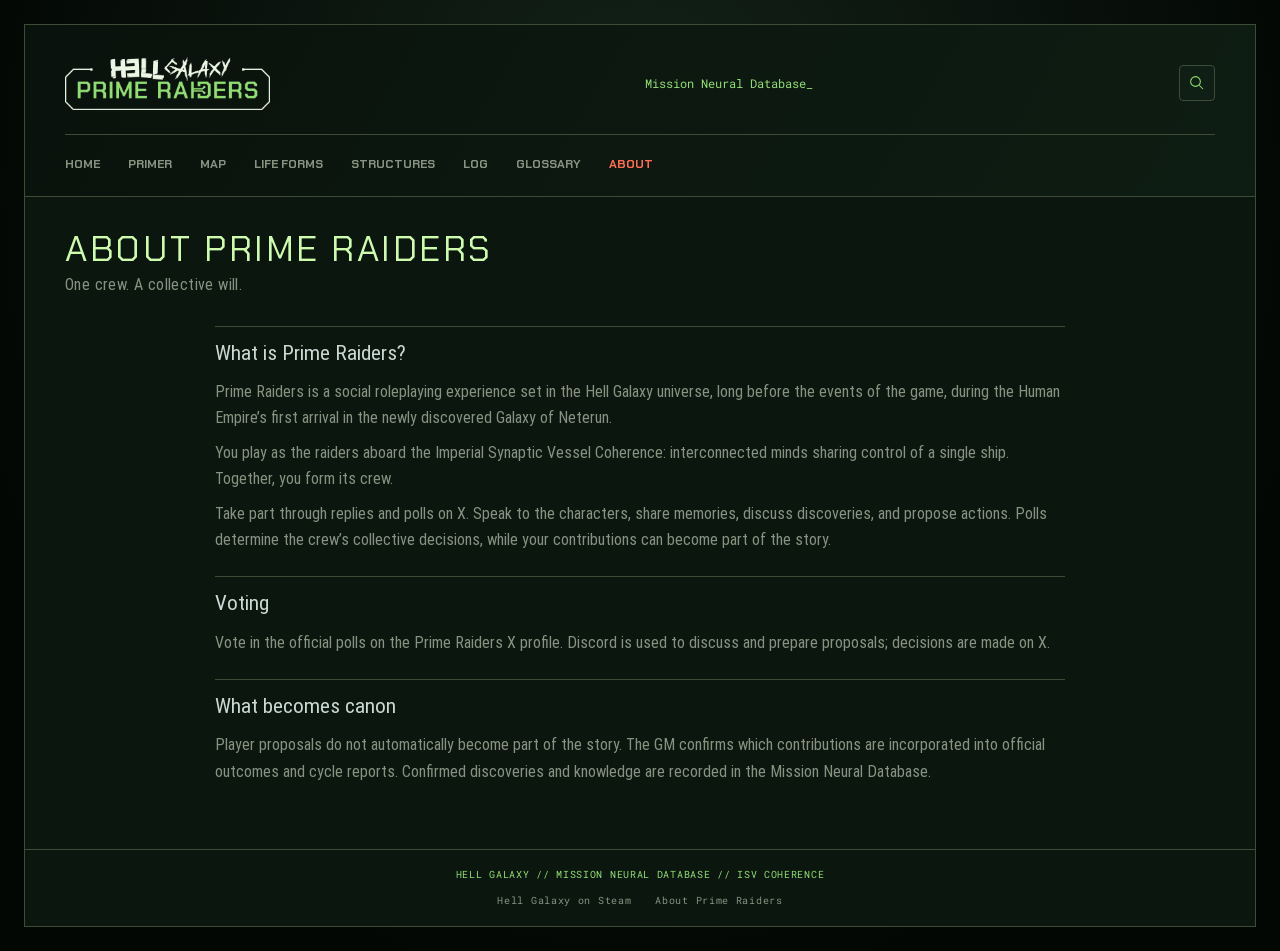
<file: rules.html>
<!DOCTYPE html>

<html lang="en"><head><meta charset="utf-8"/><meta content="width=device-width, initial-scale=1.0" name="viewport"/><title>About Prime Raiders — HG Prime Raiders</title><link href="style.css" rel="stylesheet"/><link href="responsive.css" rel="stylesheet"/><link href="theme.css" rel="stylesheet"/>
<!-- Social preview -->
<meta name="description" content="Discover Prime Raiders, the collective crew of the ISV Coherence, and how to take part on X."/>
<meta property="og:type" content="website"/>
<meta property="og:site_name" content="Prime Raiders"/>
<meta property="og:title" content="About Prime Raiders — HG Prime Raiders"/>
<meta property="og:description" content="Discover Prime Raiders, the collective crew of the ISV Coherence, and how to take part on X."/>
<meta property="og:url" content="https://primeraiders.hellgalaxy.com/rules.html"/>
<meta property="og:image" content="https://primeraiders.hellgalaxy.com/assets/prime-raiders-social-v1.png"/>
<meta property="og:image:secure_url" content="https://primeraiders.hellgalaxy.com/assets/prime-raiders-social-v1.png"/>
<meta property="og:image:type" content="image/png"/>
<meta property="og:image:width" content="1200"/>
<meta property="og:image:height" content="630"/>
<meta property="og:image:alt" content="Hell Galaxy — Prime Raiders. Mission Neural Database. Become a Prime Raider."/>
<meta name="twitter:card" content="summary_large_image"/>
<meta name="twitter:site" content="@PrimeRaidersHG"/>
<meta name="twitter:title" content="About Prime Raiders — HG Prime Raiders"/>
<meta name="twitter:description" content="Discover Prime Raiders, the collective crew of the ISV Coherence, and how to take part on X."/>
<meta name="twitter:image" content="https://primeraiders.hellgalaxy.com/assets/prime-raiders-social-v1.png"/>
<meta name="twitter:image:alt" content="Hell Galaxy — Prime Raiders. Mission Neural Database. Become a Prime Raider."/>
<link rel="canonical" href="https://primeraiders.hellgalaxy.com/rules.html"/>
<!-- /Social preview -->
</head><body class="page-rules"><header class="site-header"><div class="header-inner"><div class="brand-row"><div class="brand"><a class="brand-logo" href="index.html" aria-label="Hell Galaxy - Prime Raiders — Home"><img src="assets/prime-raiders-logo.png" alt="Hell Galaxy - Prime Raiders" width="300" height="78"/></a><span class="brand-sub">Mission Neural Database</span></div><div class="header-tools"><a aria-label="Search the wiki" class="search-button" href="search.html"><svg aria-hidden="true" fill="none" stroke="currentColor" stroke-width="1.4" viewBox="0 0 24 24"><circle cx="10" cy="10" r="6.5"></circle><path d="m15 15 5 5"></path></svg></a><details class="menu-drawer"><summary aria-label="Open navigation"><span aria-hidden="true" class="hamburger"></span></summary><div class="drawer-panel"><a class="" href="index.html">Home</a><a class="" href="primer.html">Primer</a><a class="" href="mappa.html">Map</a><a class="" href="lifeforms.html">Life Forms</a><a class="" href="structures.html">Structures</a><a class="" href="log.html">Log</a><a class="" href="glossario.html">Glossary</a><a aria-current="page" class="active" href="rules.html">About</a></div></details></div></div><nav aria-label="Main navigation" class="desktop-nav"><a class="" href="index.html">Home</a><a class="" href="primer.html">Primer</a><a class="" href="mappa.html">Map</a><a class="" href="lifeforms.html">Life Forms</a><a class="" href="structures.html">Structures</a><a class="" href="log.html">Log</a><a class="" href="glossario.html">Glossary</a><a aria-current="page" class="active" href="rules.html">About</a></nav></div></header><main><div class="page-heading"><h1>About Prime Raiders</h1><span>One crew. A collective will.</span></div>
<article class="article participation-rules">
<section aria-labelledby="what-is-prime-raiders">
<h2 id="what-is-prime-raiders">What is Prime Raiders?</h2>
<p>Prime Raiders is a social roleplaying experience set in the Hell Galaxy universe, long before the events of the game, during the Human Empire’s first arrival in the newly discovered Galaxy of Neterun.</p>
<p>You play as the raiders aboard the Imperial Synaptic Vessel Coherence: interconnected minds sharing control of a single ship. Together, you form its crew.</p>
<p>Take part through replies and polls on X. Speak to the characters, share memories, discuss discoveries, and propose actions. Polls determine the crew’s collective decisions, while your contributions can become part of the story.</p>
</section>
<h2 id="voting">Voting</h2>
<p>Vote in the official polls on the Prime Raiders X profile. Discord is used to discuss and prepare proposals; decisions are made on X.</p>
<h2 id="canon">What becomes canon</h2>
<p>Player proposals do not automatically become part of the story. The GM confirms which contributions are incorporated into official outcomes and cycle reports. Confirmed discoveries and knowledge are recorded in the Mission Neural Database.</p>
</article></main><footer class="footer">HELL GALAXY // MISSION NEURAL DATABASE // ISV COHERENCE<div class="footer-links"><a href="https://store.steampowered.com/app/2513490/HELL_GALAXY/?utm_source=x&amp;utm_medium=social&amp;utm_campaign=prime_raiders&amp;utm_content=wiki_footer">Hell Galaxy on Steam</a><a href="rules.html">About Prime Raiders</a></div></footer><script defer="" src="ui.js"></script></body></html>
</file>
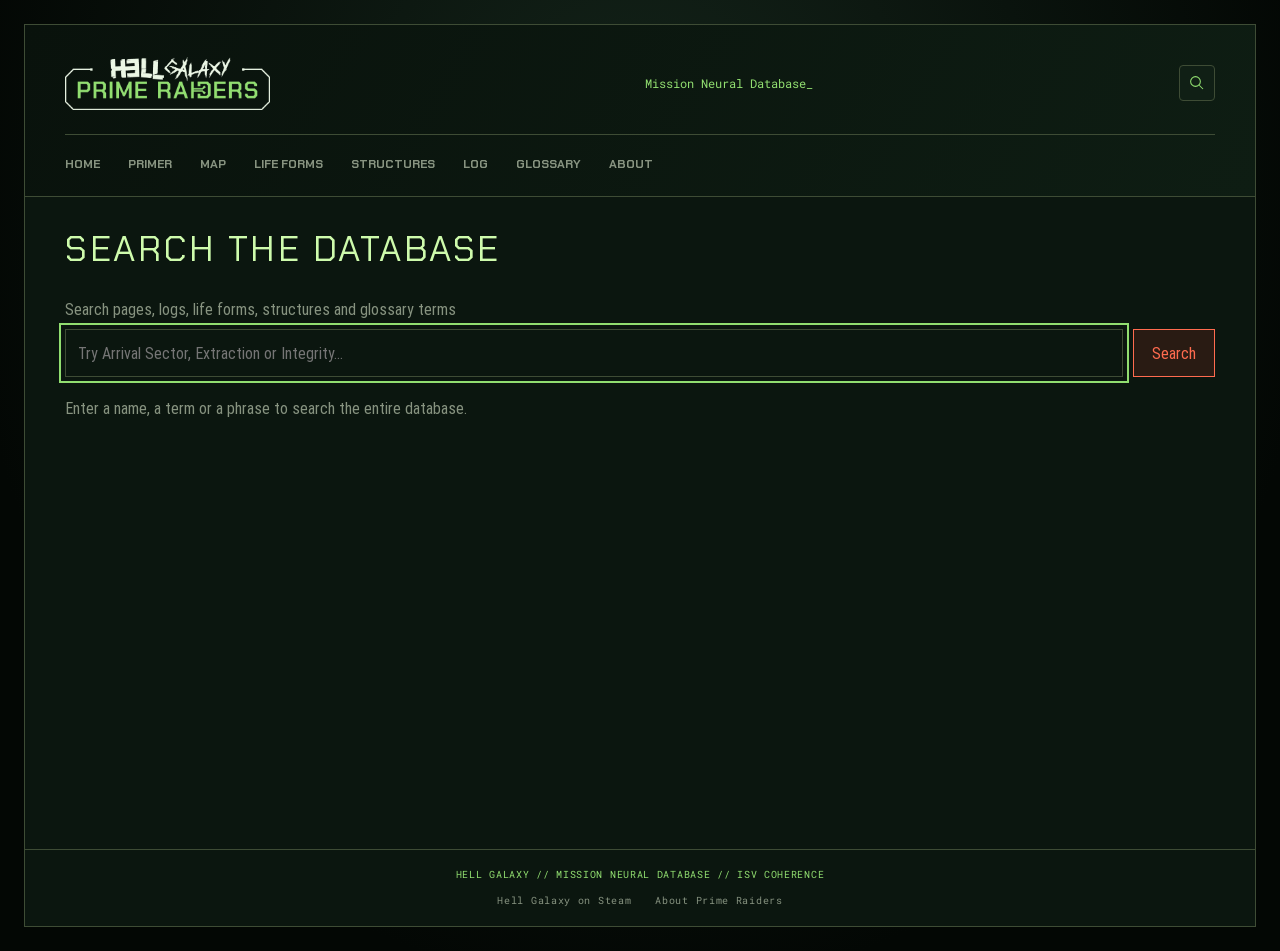
<file: search.html>
<!DOCTYPE html>

<html lang="en"><head><meta charset="utf-8"/><meta content="width=device-width, initial-scale=1.0" name="viewport"/><title>Search — HG Prime Raiders</title><link href="style.css" rel="stylesheet"/><link href="responsive.css" rel="stylesheet"/><link href="search.css" rel="stylesheet"/><link href="theme.css" rel="stylesheet"/>
<!-- Social preview -->
<meta name="description" content="Search the released knowledge, mission reports and records in the Prime Raiders Mission Neural Database."/>
<meta property="og:type" content="website"/>
<meta property="og:site_name" content="Prime Raiders"/>
<meta property="og:title" content="Search — HG Prime Raiders"/>
<meta property="og:description" content="Search the released knowledge, mission reports and records in the Prime Raiders Mission Neural Database."/>
<meta property="og:url" content="https://primeraiders.hellgalaxy.com/search.html"/>
<meta property="og:image" content="https://primeraiders.hellgalaxy.com/assets/prime-raiders-social-v1.png"/>
<meta property="og:image:secure_url" content="https://primeraiders.hellgalaxy.com/assets/prime-raiders-social-v1.png"/>
<meta property="og:image:type" content="image/png"/>
<meta property="og:image:width" content="1200"/>
<meta property="og:image:height" content="630"/>
<meta property="og:image:alt" content="Hell Galaxy — Prime Raiders. Mission Neural Database. Become a Prime Raider."/>
<meta name="twitter:card" content="summary_large_image"/>
<meta name="twitter:site" content="@PrimeRaidersHG"/>
<meta name="twitter:title" content="Search — HG Prime Raiders"/>
<meta name="twitter:description" content="Search the released knowledge, mission reports and records in the Prime Raiders Mission Neural Database."/>
<meta name="twitter:image" content="https://primeraiders.hellgalaxy.com/assets/prime-raiders-social-v1.png"/>
<meta name="twitter:image:alt" content="Hell Galaxy — Prime Raiders. Mission Neural Database. Become a Prime Raider."/>
<link rel="canonical" href="https://primeraiders.hellgalaxy.com/search.html"/>
<!-- /Social preview -->
</head><body class="page-search"><header class="site-header"><div class="header-inner"><div class="brand-row"><div class="brand"><a class="brand-logo" href="index.html" aria-label="Hell Galaxy - Prime Raiders — Home"><img src="assets/prime-raiders-logo.png" alt="Hell Galaxy - Prime Raiders" width="300" height="78"/></a><span class="brand-sub">Mission Neural Database</span></div><div class="header-tools"><a aria-label="Search the wiki" class="search-button" href="search.html"><svg aria-hidden="true" fill="none" stroke="currentColor" stroke-width="1.4" viewbox="0 0 24 24"><circle cx="10" cy="10" r="6.5"></circle><path d="m15 15 5 5"></path></svg></a><details class="menu-drawer"><summary aria-label="Open navigation"><span aria-hidden="true" class="hamburger"></span></summary><div class="drawer-panel"><a class="" href="index.html">Home</a><a class="" href="primer.html">Primer</a><a class="" href="mappa.html">Map</a><a class="" href="lifeforms.html">Life Forms</a><a class="" href="structures.html">Structures</a><a class="" href="log.html">Log</a><a class="" href="glossario.html">Glossary</a><a href="rules.html">About</a></div></details></div></div><nav aria-label="Main navigation" class="desktop-nav"><a class="" href="index.html">Home</a><a class="" href="primer.html">Primer</a><a class="" href="mappa.html">Map</a><a class="" href="lifeforms.html">Life Forms</a><a class="" href="structures.html">Structures</a><a class="" href="log.html">Log</a><a class="" href="glossario.html">Glossary</a><a href="rules.html">About</a></nav></div></header><main>
<div class="page-heading"><h1>SEARCH THE DATABASE</h1></div>
<form id="wiki-search" class="wiki-search-form" role="search" action="search.html" method="get">
<label for="wiki-query">Search pages, logs, life forms, structures and glossary terms</label>
<div class="wiki-search-controls"><input id="wiki-query" name="q" type="search" placeholder="Try Arrival Sector, Extraction or Integrity…" autocomplete="off" maxlength="200" autofocus/><button type="submit">Search</button></div>
</form>
<p id="wiki-search-status" role="status" aria-live="polite" aria-atomic="true">Loading search…</p>
<ol id="wiki-results" class="wiki-results" aria-label="Search results"></ol>
<noscript>Enable JavaScript to search the wiki. You can also browse using the navigation links above.</noscript>
</main><footer class="footer">HELL GALAXY // MISSION NEURAL DATABASE // ISV COHERENCE<div class="footer-links"><a href="https://store.steampowered.com/app/2513490/HELL_GALAXY/?utm_source=x&amp;utm_medium=social&amp;utm_campaign=prime_raiders&amp;utm_content=wiki_footer">Hell Galaxy on Steam</a><a href="rules.html">About Prime Raiders</a></div></footer><script defer="" src="catalog-data.js"></script><script defer src="search-index.js"></script><script defer src="search-engine.js"></script><script defer src="search.js"></script><script defer="" src="ui.js"></script></body></html>
</file>
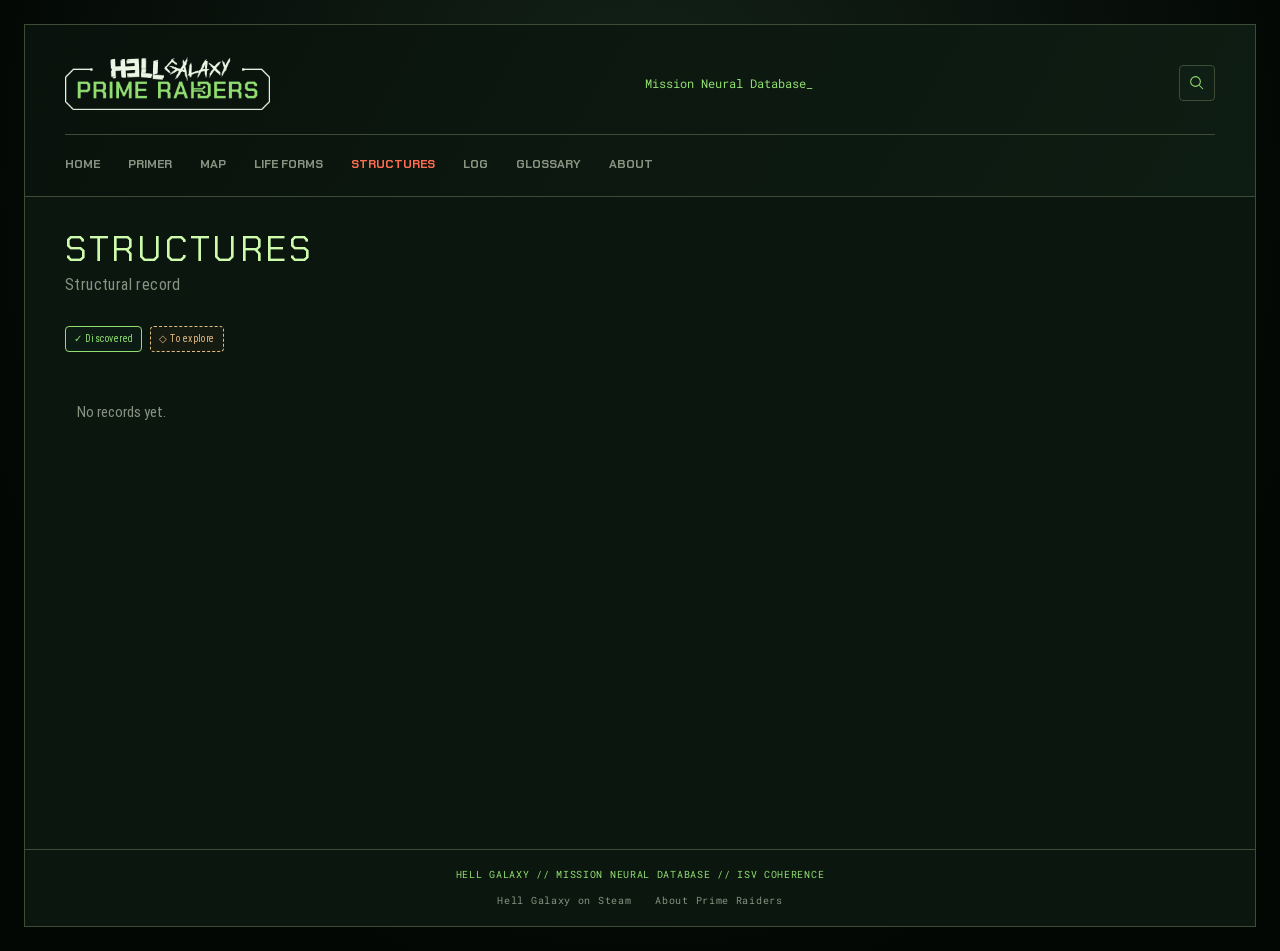
<file: structures.html>
<!DOCTYPE html>

<html lang="en"><head><meta charset="utf-8"/><meta content="width=device-width, initial-scale=1.0" name="viewport"/><title>Structures — HG Prime Raiders</title><link href="style.css" rel="stylesheet"/><link href="responsive.css" rel="stylesheet"/><link href="dossiers.css" rel="stylesheet"/><link href="theme.css" rel="stylesheet"/>
<!-- Social preview -->
<meta name="description" content="Confirmed structures and discovery records from the ISV Coherence expedition."/>
<meta property="og:type" content="website"/>
<meta property="og:site_name" content="Prime Raiders"/>
<meta property="og:title" content="Structures — HG Prime Raiders"/>
<meta property="og:description" content="Confirmed structures and discovery records from the ISV Coherence expedition."/>
<meta property="og:url" content="https://primeraiders.hellgalaxy.com/structures.html"/>
<meta property="og:image" content="https://primeraiders.hellgalaxy.com/assets/prime-raiders-social-v1.png"/>
<meta property="og:image:secure_url" content="https://primeraiders.hellgalaxy.com/assets/prime-raiders-social-v1.png"/>
<meta property="og:image:type" content="image/png"/>
<meta property="og:image:width" content="1200"/>
<meta property="og:image:height" content="630"/>
<meta property="og:image:alt" content="Hell Galaxy — Prime Raiders. Mission Neural Database. Become a Prime Raider."/>
<meta name="twitter:card" content="summary_large_image"/>
<meta name="twitter:site" content="@PrimeRaidersHG"/>
<meta name="twitter:title" content="Structures — HG Prime Raiders"/>
<meta name="twitter:description" content="Confirmed structures and discovery records from the ISV Coherence expedition."/>
<meta name="twitter:image" content="https://primeraiders.hellgalaxy.com/assets/prime-raiders-social-v1.png"/>
<meta name="twitter:image:alt" content="Hell Galaxy — Prime Raiders. Mission Neural Database. Become a Prime Raider."/>
<link rel="canonical" href="https://primeraiders.hellgalaxy.com/structures.html"/>
<!-- /Social preview -->
</head><body class="page-structures"><header class="site-header"><div class="header-inner"><div class="brand-row"><div class="brand"><a class="brand-logo" href="index.html" aria-label="Hell Galaxy - Prime Raiders — Home"><img src="assets/prime-raiders-logo.png" alt="Hell Galaxy - Prime Raiders" width="300" height="78"/></a><span class="brand-sub">Mission Neural Database</span></div><div class="header-tools"><a aria-label="Search the wiki" class="search-button" href="search.html"><svg aria-hidden="true" fill="none" stroke="currentColor" stroke-width="1.4" viewBox="0 0 24 24"><circle cx="10" cy="10" r="6.5"></circle><path d="m15 15 5 5"></path></svg></a><details class="menu-drawer"><summary aria-label="Open navigation"><span aria-hidden="true" class="hamburger"></span></summary><div class="drawer-panel"><a class="" href="index.html">Home</a><a class="" href="primer.html">Primer</a><a class="" href="mappa.html">Map</a><a class="" href="lifeforms.html">Life Forms</a><a aria-current="page" class="active" href="structures.html">Structures</a><a class="" href="log.html">Log</a><a class="" href="glossario.html">Glossary</a><a href="rules.html">About</a></div></details></div></div><nav aria-label="Main navigation" class="desktop-nav"><a class="" href="index.html">Home</a><a class="" href="primer.html">Primer</a><a class="" href="mappa.html">Map</a><a class="" href="lifeforms.html">Life Forms</a><a aria-current="page" class="active" href="structures.html">Structures</a><a class="" href="log.html">Log</a><a class="" href="glossario.html">Glossary</a><a href="rules.html">About</a></nav></div></header><main><div class="page-heading"><h1>Structures</h1><span>Structural record</span></div><div aria-label="Structure status key" class="structure-legend"><span class="discovery-badge discovery-discovered">✓ Discovered</span><span class="discovery-badge discovery-to-explore">◇ To explore</span></div><section class="grid" data-catalog-list="structures"></section><noscript>Enable JavaScript to display the current mission catalogue and counts.</noscript></main><footer class="footer">HELL GALAXY // MISSION NEURAL DATABASE // ISV COHERENCE<div class="footer-links"><a href="https://store.steampowered.com/app/2513490/HELL_GALAXY/?utm_source=x&amp;utm_medium=social&amp;utm_campaign=prime_raiders&amp;utm_content=wiki_footer">Hell Galaxy on Steam</a><a href="rules.html">About Prime Raiders</a></div></footer><script defer="" src="catalog-data.js"></script><script defer="" src="catalog.js"></script><script defer="" src="ui.js"></script></body></html>
</file>
<file: style.css>
:root{--bg:#05080a;--panel:#0c1216;--panel2:#10191e;--line:#263740;--line2:#3a5059;--text:#d6e0e3;--muted:#82959e;--accent:#b7cfd5;--signal:#d17d6c;--max:430px}
*{box-sizing:border-box}html{scroll-behavior:smooth;background:#030506}body{margin:0;min-height:100vh;background:radial-gradient(circle at 50% 0%,rgba(80,119,130,.12),transparent 28%),#030506;color:var(--text);font-family:Inter,Segoe UI,Arial,sans-serif;line-height:1.55}body:before{content:"";position:fixed;inset:0;pointer-events:none;z-index:999;opacity:.08;background:repeating-linear-gradient(180deg,rgba(220,240,245,.03) 0,rgba(220,240,245,.03) 1px,transparent 1px,transparent 4px)}a{color:#dce8eb;text-decoration:none}a:hover{color:#fff}.site-header,main,.footer{width:min(100%,var(--max));margin-left:auto;margin-right:auto}.site-header{position:sticky;top:0;z-index:20;background:rgba(6,10,13,.97);border-left:1px solid #1b2a31;border-right:1px solid #1b2a31;border-bottom:1px solid var(--line);backdrop-filter:blur(9px)}.header-inner{padding:14px 14px 10px}.brand-row{display:flex;align-items:flex-start;justify-content:space-between;gap:10px}.brand strong{display:block;font-family:Consolas,"Courier New",monospace;font-size:.9rem;line-height:1.08;letter-spacing:.10em;font-weight:700}.brand .brand-sub{display:block;margin-top:5px;color:#6f8790;font-family:Consolas,"Courier New",monospace;font-size:.60rem;letter-spacing:.08em}.header-search{width:128px;flex:0 0 128px}.header-search input{width:100%;background:#091014;border:1px solid #2b3e47;color:#dce7ea;padding:7px 9px;border-radius:3px;font-size:.72rem;outline:none}.header-search input:focus{border-color:#58727d}.nav{display:flex;gap:16px;overflow-x:auto;white-space:nowrap;margin-top:12px;padding-top:9px;padding-bottom:1px;border-top:1px solid #15232a;scrollbar-width:none}.nav::-webkit-scrollbar{display:none}.nav a{flex:0 0 auto;font-family:Consolas,"Courier New",monospace;font-size:.66rem;letter-spacing:.10em;text-transform:uppercase;color:#8ea0a8}.nav a.active,.nav a:hover{color:#fff}main{min-height:760px;padding:18px 14px 48px;background:radial-gradient(circle at 20% 0%,rgba(80,119,130,.035),transparent 40%),#080d10;border-left:1px solid #142229;border-right:1px solid #142229}.footer{border:1px solid #142229;border-top:1px solid var(--line);background:#060a0d;color:#5f737b;padding:18px 14px 28px;font-size:.62rem;letter-spacing:.07em;font-family:Consolas,"Courier New",monospace}.kicker,.code,.breadcrumbs,.badge,.archive-subtitle,.info-row span:first-child,.metric span,.cycle-id,.glossary-link{font-family:Consolas,"Courier New",monospace}.breadcrumbs{font-size:.64rem;color:#728891;margin-bottom:14px}.breadcrumbs a{color:#8ca1aa}h1{font-size:2rem;line-height:1;margin:.24em 0 .34em;letter-spacing:-.02em}.article h1{font-size:2rem;margin-top:0}.article h2,.section-heading{margin:28px 0 12px;padding-bottom:7px;border-bottom:1px solid var(--line);font-size:.88rem;letter-spacing:.10em;text-transform:uppercase}.article p,.article li{color:#b3c0c5;font-size:.88rem}.article ul,.article ol{padding-left:21px}.article li{margin:.42em 0}.glossary-link{color:#e3b0a6;border-bottom:1px dotted #9c6258}.panel,.card,.infobox,.archive-entry,.map-panel,.current-cycle,.last-log{background:linear-gradient(180deg,rgba(15,24,29,.97),rgba(9,15,18,.98));border:1px solid var(--line);clip-path:polygon(0 0,calc(100% - 8px) 0,100% 8px,100% 100%,8px 100%,0 calc(100% - 8px))}.current-cycle{padding:18px}.current-cycle .cycle-title{font-family:Consolas,"Courier New",monospace;font-size:1.15rem;letter-spacing:.08em;text-transform:uppercase}.current-cycle .ship-title{margin-top:0;color:#d6e0e3;font-size:1.03rem;font-weight:600}.current-cycle .log-label{margin-top:19px;padding-top:13px;border-top:1px solid var(--line);color:#d88a79;font-family:Consolas,"Courier New",monospace;font-size:.78rem;letter-spacing:.06em}.current-cycle .cycle-id{margin:5px 0 8px;color:#d4dee1;font-size:.78rem}.current-cycle p{margin:.38em 0;color:#b7c3c8;font-size:.82rem}.metrics-compact{display:grid;grid-template-columns:repeat(4,1fr);gap:0;margin-top:16px;padding-top:14px;border-top:1px solid var(--line)}.metric-mini{padding:0 7px;border-right:1px solid #25343b}.metric-mini:first-child{padding-left:0}.metric-mini:last-child{border-right:0;padding-right:0}.metric-mini b{display:block;font-size:1.05rem;font-weight:500}.metric-mini span{display:block;margin-top:2px;color:#778b93;font-size:.50rem;line-height:1.15;text-transform:uppercase;letter-spacing:.04em}.section-title{display:flex;align-items:flex-end;justify-content:space-between;gap:12px;margin:26px 0 10px;padding-bottom:8px;border-bottom:1px solid var(--line)}.section-title h2{margin:0;font-size:.88rem;letter-spacing:.10em;text-transform:uppercase}.section-title span{color:#6e828b;font-size:.62rem}.grid,.grid.two{display:grid;grid-template-columns:1fr;gap:9px}.card{min-height:0;padding:13px 14px;transition:.15s ease}.card:hover{transform:translateY(-1px);border-color:#49616b}.card .code{font-size:.58rem;color:#6f838c;letter-spacing:.07em}.card h3{margin:.18em 0 .15em;font-size:.95rem}.card p{margin:0;color:#8fa0a7;font-size:.74rem}.badge{display:inline-block;margin-top:9px;padding:2px 6px;border:1px solid #354a53;color:#8fa4ad;font-size:.52rem;letter-spacing:.07em;text-transform:uppercase}.badge.unknown{border-color:#514d47;color:#a49e96}.badge.alert{border-color:#694940;color:#c49287}.content-layout{display:grid;grid-template-columns:1fr;gap:16px}.infobox{position:static;padding:13px;order:-1}.image-frame{width:100%;aspect-ratio:16/10;margin-bottom:12px;border:1px solid #30434b;background:#070c0f center/cover no-repeat}.image-frame.contain{background-size:contain}.info-row{display:grid;grid-template-columns:42% 58%;gap:8px;padding:8px 0;border-top:1px solid #23343b;font-size:.74rem}.info-row span:first-child{color:#6f838c;text-transform:uppercase;font-size:.58rem;letter-spacing:.06em}.info-row span:last-child{color:#cbd7da;font-family:Consolas,"Courier New",monospace}.article-image{margin:13px 0 15px;padding:7px;border:1px solid #2d4149;background:#070c0f}.article-image img{display:block;width:100%;height:auto}.article-image figcaption{margin-top:6px;color:#71858d;font-family:Consolas,"Courier New",monospace;font-size:.56rem;letter-spacing:.07em;text-transform:uppercase}.system-grid{display:grid;grid-template-columns:1fr 1fr;gap:7px;margin:14px 0 4px}.system-item{padding:9px;border:1px solid #2a3d45;background:#091115;font-size:.68rem;color:#9eb0b7}.system-item strong{display:block;color:#d3dde0;font-family:Consolas,"Courier New",monospace;font-size:.64rem;text-transform:uppercase}.link-list{display:flex;flex-direction:column;gap:7px}.link-list a{padding:10px 11px;border:1px solid #263b44;background:#0a1115;font-size:.78rem}.link-list a:hover{border-color:#4b6874;background:#0c1519}.map-panel{padding:8px;overflow:hidden}.map-stage{height:540px;position:relative;overflow:hidden;background:#060a0c}.map-stage.galaxy-bg{background-image:linear-gradient(rgba(4,7,9,.20),rgba(4,7,9,.30)),linear-gradient(transparent,transparent);background-size:cover;background-position:center}.map-stage:before{content:"";position:absolute;inset:0;z-index:0;opacity:.22;background-image:linear-gradient(rgba(255,255,255,.035) 1px,transparent 1px),linear-gradient(90deg,rgba(255,255,255,.035) 1px,transparent 1px);background-size:36px 36px}.zone{position:absolute;z-index:2;transform:translate(-50%,-50%);text-align:center}.zone .dot{width:12px;height:12px;border:2px solid #b9cbd0;border-radius:50%;margin:auto;background:#0a1013}.zone .label{margin-top:6px;padding:2px 5px;background:rgba(6,10,13,.75);font-family:Consolas,"Courier New",monospace;font-size:.58rem;letter-spacing:.06em;color:#d2dce0}.zone.unknown .dot{border-style:dashed;border-color:#77716b}.zone.unknown .label{color:#9a938c}.route{position:absolute;height:1px;background:linear-gradient(90deg,#718a94,transparent);transform-origin:left center;z-index:1}.archive-entry{display:block;padding:13px;margin-bottom:9px}.archive-entry .date{font-family:Consolas,"Courier New",monospace;color:#71858e;font-size:.60rem}.archive-entry h3{margin:.25em 0 .1em;font-size:.92rem}.archive-entry p{margin:.2em 0 0;color:#8fa0a7;font-size:.74rem}.last-log{padding:14px;margin-bottom:18px}.last-log h3{margin:0 0 7px;color:#d98d7d;font-size:.9rem}.last-log p{margin:.5em 0;color:#b6c2c7;font-size:.8rem}.glossary-entry{padding:15px 0;border-bottom:1px solid #263740}.glossary-entry:first-of-type{padding-top:0}.glossary-entry h2{border:0;margin:0 0 6px;padding:0;font-size:.88rem;text-transform:none;letter-spacing:0;color:#d98e7e}.glossary-entry p{margin:0;color:#acbbc1;font-size:.8rem}
.header-tools{display:flex;align-items:center;gap:8px}
.menu-drawer{position:relative}
.menu-drawer summary{list-style:none;cursor:pointer;width:34px;height:34px;display:grid;place-items:center;border:1px solid #2b3e47;background:#091014;color:#dce7ea;border-radius:3px}
.menu-drawer summary::-webkit-details-marker{display:none}
.menu-drawer summary span{font-size:1.05rem;line-height:1;font-family:Consolas,"Courier New",monospace}
.nav{display:none}
.drawer-panel{position:absolute;right:0;top:40px;width:210px;padding:8px;background:rgba(8,13,16,.98);border:1px solid #30434b;box-shadow:0 10px 24px rgba(0,0,0,.35)}
.drawer-panel a{display:block;padding:9px 10px;border-bottom:1px solid #18252b;font-family:Consolas,"Courier New",monospace;font-size:.68rem;letter-spacing:.08em;text-transform:uppercase;color:#cdd8dc}
.drawer-panel a:last-child{border-bottom:0}
.drawer-panel a.active{color:#fff;background:#0d151a}
.home-hero{width:100%;aspect-ratio:16/7;border:1px solid #2a3b43;background:#070c0f center/cover no-repeat;margin-bottom:10px;clip-path:polygon(0 0,calc(100% - 8px) 0,100% 8px,100% 100%,8px 100%,0 calc(100% - 8px))}
.primer-banner{width:100%;aspect-ratio:16/5;border:1px solid #2a3b43;background:#070c0f center/cover no-repeat;margin:6px 0 14px;clip-path:polygon(0 0,calc(100% - 8px) 0,100% 8px,100% 100%,8px 100%,0 calc(100% - 8px))}
.thumb-card{display:grid;grid-template-columns:92px 1fr;gap:10px;align-items:start}
.thumb-card .thumb{width:92px;height:110px;border:1px solid #2b3f47;background:#081015 center/cover no-repeat;flex:0 0 92px}
.thumb-card.galacto .thumb{height:86px;background-size:cover}

/* v6 crop refinements */
.thumb-card .thumb{background-position:center 16%}
.thumb-card.galacto .thumb{background-position:center center}
.content-layout .image-frame{aspect-ratio: 16 / 11}


/* v7 image alignment refinements */
.home-hero{background-position:center 28%}
.primer-banner{background-position:center 24%}
.thumb-card{grid-template-columns:112px 1fr; gap:12px}
.thumb-card .thumb{
  width:112px; height:146px; border-radius:2px;
  background-position:center 18%; background-size:cover;
}
.thumb-card.galacto .thumb{
  height:112px; background-position:center center;
}
.thumb-card h3{margin-top:.05em}
.entity-hero{
  display:grid;
  grid-template-columns: 1fr 74px;
  gap:8px;
  margin-bottom:12px;
}
.entity-hero .main{
  aspect-ratio: 4 / 5;
  border:1px solid #30434b;
  background:#071015 center/cover no-repeat;
}
.entity-hero .side{
  aspect-ratio: 1 / 5;
  border:1px solid #30434b;
  background:#071015 center/cover no-repeat;
}
.entity-wide{
  width:100%;
  aspect-ratio: 4 / 3;
  border:1px solid #30434b;
  background:#071015 center/cover no-repeat;
  margin-bottom:12px;
}
.info-panel{
  background:linear-gradient(180deg,rgba(12,18,22,.97),rgba(8,13,16,.98));
  border:1px solid #263740;
  clip-path:polygon(0 0,calc(100% - 8px) 0,100% 8px,100% 100%,8px 100%,0 calc(100% - 8px));
  padding:0 12px;
  margin-bottom:14px;
}
.info-panel .info-row:first-child{border-top:0}
.quote-line{
  margin-top:16px;
  padding-top:10px;
  border-top:1px solid #223138;
  color:#6f8790;
  font-family:Consolas,"Courier New",monospace;
  font-size:.64rem;
  letter-spacing:.07em;
  text-transform:uppercase;
}

.current-cycle .ship-title + .cycle-title{margin-top:3px;color:#9aabb2}


/* =========================================================
   v9 — C.S. BRAINSTEM // NEURAL TERMINAL LAYER
   ========================================================= */

:root{
  --terminal-green:#8fb8a6;
  --terminal-dim:#587269;
  --terminal-red:#c87968;
  --terminal-white:#d8e3e6;
  --terminal-black:#030608;
}

/* subtle CRT/terminal atmosphere */
body{
  background:
    radial-gradient(circle at 50% -10%, rgba(95,130,119,.10), transparent 32%),
    linear-gradient(180deg,#020405 0%,#05090b 45%,#030506 100%);
}
body:after{
  content:"";
  position:fixed;
  inset:0;
  pointer-events:none;
  z-index:998;
  background:
    radial-gradient(circle at 50% 50%, transparent 62%, rgba(0,0,0,.35) 100%);
}
.site-header, main, .footer{
  box-shadow:0 0 0 1px rgba(126,161,149,.025), 0 0 35px rgba(0,0,0,.22);
}
.site-header{
  border-top:1px solid #30423e;
}
.header-inner{
  position:relative;
}
.header-inner:before{
  content:"NODE 06 // SYNAPTIC ACCESS";
  position:absolute;
  right:14px;
  bottom:-18px;
  color:#4f675f;
  font: .52rem/1 Consolas,"Courier New",monospace;
  letter-spacing:.10em;
  z-index:2;
}
.brand strong{
  color:#e0eaec;
  text-shadow:0 0 12px rgba(129,169,155,.08);
}
.brand .brand-sub{
  color:#7f9a90;
}
.header-search input{
  border-color:#314740;
  background:
    linear-gradient(180deg,rgba(12,20,22,.98),rgba(5,10,12,.98));
  color:#dce9e5;
}
.header-search input::placeholder{
  color:#607770;
}
.menu-drawer summary{
  border-color:#314740;
  background:#071013;
  color:#a9c4ba;
}
.drawer-panel{
  border-color:#3b534b;
  background:rgba(4,9,11,.985);
}
.drawer-panel:before{
  content:"NAVIGATION // LOCAL NODE";
  display:block;
  padding:7px 10px 9px;
  color:#597269;
  font:.52rem/1 Consolas,"Courier New",monospace;
  letter-spacing:.1em;
  border-bottom:1px solid #17231f;
}
.drawer-panel a{
  position:relative;
  color:#b8c8c2;
}
.drawer-panel a:before{
  content:">";
  color:#4f6a60;
  margin-right:8px;
}
.drawer-panel a.active{
  color:#e5efeb;
  background:#0c1614;
}
.drawer-panel a.active:before{
  content:"■";
  color:#8fb8a6;
}

/* framing */
.current-cycle,
.card,
.infobox,
.archive-entry,
.map-panel,
.last-log,
.info-panel{
  position:relative;
  background:
    linear-gradient(180deg,rgba(11,18,21,.985),rgba(6,11,13,.99));
  border-color:#31463f;
}
.current-cycle:before,
.infobox:before,
.last-log:before,
.info-panel:before,
.map-panel:before{
  content:"";
  position:absolute;
  left:10px; right:10px; top:6px;
  height:1px;
  background:linear-gradient(90deg,transparent,#6f9185,transparent);
  opacity:.28;
}
.current-cycle:after,
.last-log:after,
.info-panel:after{
  content:"";
  position:absolute;
  width:6px;height:6px;
  right:7px;top:7px;
  border-top:1px solid #8aa89e;
  border-right:1px solid #8aa89e;
  opacity:.65;
}

/* system status / current cycle */
.current-cycle{
  box-shadow:inset 0 0 24px rgba(77,111,101,.035);
}
.current-cycle .ship-title{
  color:var(--terminal-white);
  font-family:Consolas,"Courier New",monospace;
  letter-spacing:.08em;
  text-transform:uppercase;
}
.current-cycle .cycle-title{
  color:#879b94;
  font-size:.78rem;
  margin-top:4px;
  letter-spacing:.13em;
}
.current-cycle .cycle-title:before{
  content:"STATUS // ";
  color:#526a61;
}
.current-cycle .log-label{
  color:#d28a79;
}
.current-cycle .log-label:before{
  content:"REC_";
  color:#7b554d;
}
.current-cycle .cycle-id{
  display:inline-block;
  padding:2px 6px;
  border:1px solid #2d423b;
  background:#08100e;
  color:#cbd7d2;
}
.metrics-compact{
  background:#07100e;
  margin-left:-4px;margin-right:-4px;
  padding:11px 4px 0;
}
.metric-mini b{
  font-family:Consolas,"Courier New",monospace;
  color:#d8e2de;
}
.metric-mini span{
  color:#6f857c;
}

/* section titles */
.section-title{
  position:relative;
  margin-top:30px;
}
.section-title:before{
  content:"//";
  color:#597269;
  font-family:Consolas,"Courier New",monospace;
  margin-right:6px;
}
.section-title h2{
  font-family:Consolas,"Courier New",monospace;
  color:#dce7e3;
}
.section-title span{
  font-family:Consolas,"Courier New",monospace;
  letter-spacing:.05em;
}

/* cards feel like databank entries */
.card{
  box-shadow:inset 0 0 20px rgba(91,128,115,.018);
}
.card:before{
  content:"";
  position:absolute;
  left:0;top:0;width:18px;height:1px;
  background:#78998e;
  opacity:.55;
}
.card h3{
  font-family:Consolas,"Courier New",monospace;
  letter-spacing:.02em;
}
.card .code{
  color:#617970;
}
.card:hover{
  background:linear-gradient(180deg,rgba(14,24,23,.99),rgba(7,12,13,.99));
  border-color:#48655b;
}
.card:hover:before{
  width:44px;
  transition:.18s ease;
}

/* copy treatment */
.article p,
.article li,
.current-cycle p,
.last-log p,
.glossary-entry p{
  color:#afbfba;
}
.article h1{
  font-family:Consolas,"Courier New",monospace;
  letter-spacing:.04em;
  text-transform:uppercase;
  color:#e2ebed;
}
.article h2{
  font-family:Consolas,"Courier New",monospace;
  color:#cbd9d4;
}
.article h2:before{
  content:"[ ";
  color:#587269;
}
.article h2:after{
  content:" ]";
  color:#587269;
}
.kicker{
  color:#69837a;
}

/* glossary links as database references */
.glossary-link{
  color:#df9a8a;
  border-bottom:1px dotted #855e54;
}
.glossary-link:before{
  content:"⌁";
  color:#6f857d;
  margin-right:2px;
}

/* imagery as scanned records */
.home-hero,
.primer-banner,
.entity-wide,
.entity-hero .main,
.entity-hero .side,
.thumb-card .thumb,
.image-frame{
  filter:saturate(.86) contrast(1.04);
  box-shadow:inset 0 0 0 1px rgba(175,204,194,.035);
}
.home-hero:after,
.primer-banner:after{
  content:"";
}
.home-hero,
.primer-banner{
  position:relative;
}
.home-hero:before,
.primer-banner:before{
  content:"VISUAL FEED // VERIFIED";
  position:absolute;
  left:8px;bottom:6px;
  padding:2px 5px;
  color:#789088;
  background:rgba(3,7,8,.72);
  border:1px solid rgba(93,119,111,.32);
  font:.50rem/1.2 Consolas,"Courier New",monospace;
  letter-spacing:.08em;
}

/* map */
.map-stage{
  box-shadow:inset 0 0 50px rgba(0,0,0,.45);
}
.zone .dot{
  box-shadow:0 0 0 5px rgba(118,158,144,.035),0 0 8px rgba(118,158,144,.16);
}
.zone .label{
  border:1px solid rgba(85,112,103,.35);
}
.route{
  background:linear-gradient(90deg,#78998e,rgba(120,153,142,.18),transparent);
}

/* info panels */
.info-row{
  position:relative;
}
.info-row span:first-child{
  color:#647b73;
}
.info-row span:last-child{
  color:#d0dad6;
}
.info-row:hover{
  background:#09110f;
}
.info-row:hover:before{
  content:"";
  position:absolute;left:-12px;top:0;bottom:0;width:2px;
  background:#6f9185;
}

/* terminal footer */
.footer{
  position:relative;
  color:#516a61;
}
.footer:before{
  content:"COHERENCE LINK: STABLE   //   SHIP CORE: ONLINE   //   EXTERNAL UPLINK: READ ONLY";
  display:block;
  color:#678077;
  margin-bottom:8px;
  letter-spacing:.06em;
}

/* blinking caret, subtle */
.current-cycle .ship-title:after{
  content:" _";
  color:#6d897f;
  animation:terminal-blink 1.15s steps(1,end) infinite;
}
@keyframes terminal-blink{
  0%,45%{opacity:1}
  46%,100%{opacity:0}
}

/* Reference mockup: shared proportions and image placement. */
:root{--bg:#070e12;--line:#2b444f;--text:#dbe8ed;--muted:#88a9b9;--signal:#ed806a;--gutter:22px}
body{font-family:"Arial Narrow","Segoe UI",Arial,sans-serif;line-height:1.4;background:radial-gradient(ellipse at 50% 30%,#11232b 0,transparent 65%),#030709}body:before,body:after,.header-inner:before,.footer:before,.drawer-panel:before,.drawer-panel a:before,.section-title:before,.card:before,.current-cycle:before,.current-cycle:after,.last-log:before,.last-log:after,.info-panel:before,.info-panel:after,.map-panel:before,.article h2:before,.article h2:after,.glossary-link:before,.home-hero:before,.home-hero:after,.primer-banner:after,.current-cycle .cycle-title:before,.current-cycle .ship-title:after,.current-cycle .log-label:before{content:none}
.site-header,main,.footer{background-color:var(--bg);border-color:var(--line)}.site-header{position:relative;border-top:1px solid #618391;background:linear-gradient(125deg,#081015,#0d1b21 60%,#070e12)}.header-inner{padding:24px var(--gutter) 10px}.brand-row{gap:16px}.brand strong{font-family:inherit;font-size:17px;font-weight:500;letter-spacing:.07em;line-height:1.12}.brand-edition{display:block;font-size:12px;letter-spacing:.17em;margin-top:3px}.brand .brand-sub{font-family:inherit;color:var(--muted);font-size:10px;margin-top:8px}.header-tools{gap:16px}.search-button{display:block;width:36px;height:36px;padding:8px;border:1px solid #29404b;border-radius:8px;background:#101c23}.search-button svg{width:100%;height:100%}.menu-drawer summary{width:32px;height:36px;border:0;background:none;color:#a3c4d3}.hamburger,.hamburger:before,.hamburger:after{display:block;width:18px;height:1px;background:currentColor;position:relative}.hamburger:before,.hamburger:after{content:"";position:absolute;left:0;top:-6px}.hamburger:after{top:6px}.drawer-panel{border-radius:8px;border-color:var(--line)}.drawer-panel a.active{color:var(--signal);background:#102029}
main{padding:20px var(--gutter) 28px;min-height:calc(100svh - 155px);background:radial-gradient(ellipse at 40% 70%,#0c191e66,transparent 70%),var(--bg)}.footer{padding:16px var(--gutter) 22px;color:#5f8190;font-size:9px;text-align:center;border-bottom:1px solid #587782;border-radius:0 0 18px 18px}.page-heading{margin:0 0 24px}.page-heading h1,.article h1{font-family:inherit;font-size:29px;line-height:1.1;font-weight:400;letter-spacing:.07em;margin:0 0 5px;text-transform:uppercase}.page-heading>span{color:#abc8d5;font-size:14px;letter-spacing:.025em}.breadcrumbs{font-family:inherit;color:#98bdcf;font-size:12px;margin-bottom:18px}.breadcrumbs a{color:inherit}.article p,.article li{font-size:14px;line-height:1.4;color:#b9cbd3}.article p{margin:8px 0}.article h2{font-family:inherit;font-size:16px;font-weight:400;border-top:1px solid #507180;border-bottom:0;padding:12px 0 0;margin:24px 0 10px;letter-spacing:0;text-transform:none}.glossary-link{font-family:inherit;color:var(--signal);border:0}.section-title{display:block;margin:22px 0 12px;padding:0;border:0}.section-title h2{font-family:inherit;font-size:16px;font-weight:400;letter-spacing:.07em}.section-title span{font-family:inherit;color:var(--muted);font-size:12px;display:block;margin-top:3px}
.card,.current-cycle,.last-log,.info-panel,.entity-group,.record-group,.known-zones,.infobox,.archive-entry{clip-path:none;border:1px solid var(--line);border-radius:8px;background:linear-gradient(120deg,#0c171db3,#070e12e6);box-shadow:none}.card h3{font-family:inherit;font-size:17px;font-weight:400;margin:0 0 5px}.card p{font-size:12px;color:var(--muted);line-height:1.4}.card:hover{transform:none;border-color:#668e9f;background:#102029}.home-hero,.primer-banner,.entity-wide,.entity-hero .main,.entity-hero .side,.thumb-card .thumb{filter:none;box-shadow:none;clip-path:none}
.page-index main{padding-top:0}.home-hero{aspect-ratio:2.55;width:calc(100% + 2*var(--gutter));margin:0 calc(-1*var(--gutter)) -10px;border:0;background-position:center 28%}.current-cycle{padding:17px 17px 14px;background:linear-gradient(135deg,#0b171dec,#060e12f7)}.current-cycle .cycle-title{font-family:inherit;font-size:24px;line-height:1.15;letter-spacing:.07em;margin:0;color:var(--text)}.current-cycle .ship-title{font-family:inherit;font-size:17px;font-weight:400;text-transform:none;color:var(--signal);letter-spacing:.06em}.current-cycle .log-label{font-family:inherit;margin-top:12px;padding-top:9px;color:var(--signal);font-size:16px}.current-cycle .cycle-id{font-family:inherit;border:0;background:none;padding:0;font-size:15px;margin:6px 0}.current-cycle p,.last-log p{font-size:12px;color:#b9cbd3;margin:7px 0;line-height:1.45}.metrics-compact{margin:14px 0 0;padding:12px 0 0;background:none}.metric-mini b{font-family:inherit;font-size:19px}.metric-mini span{font-size:9px;text-transform:none;color:var(--muted);max-width:60px}.home-links{margin-top:20px}.home-links .card{display:grid;grid-template-columns:58px minmax(0,1fr);gap:18px;padding:0 14px 0 0;align-items:center;min-height:78px}.nav-icon{align-self:stretch;display:grid;place-items:center;border-right:1px solid #243c47;padding:15px}.nav-icon svg{width:31px;height:31px}.home-links .card:first-child .nav-icon{color:var(--signal)}.home-links p{font-size:11px;padding-right:10px}.home-links .card:after,.thumb-card:after,.archive-entry:after{content:"";position:absolute;right:15px;top:20px;width:8px;height:8px;border-right:1px solid #a7ccdc;border-top:1px solid #a7ccdc;transform:rotate(45deg)}
.page-primer main{padding-top:0}.primer-banner{width:calc(100% + 2*var(--gutter));margin:0 calc(-1*var(--gutter)) 20px;aspect-ratio:1.95;border:0;background-position:center;background-size:cover;display:flex;flex-direction:column;justify-content:flex-end;padding:18px var(--gutter) 10px;isolation:isolate}.primer-banner:before{content:"";position:absolute;inset:0;padding:0;border:0;background:linear-gradient(transparent 35%,#040b10e8);z-index:-1}.primer-banner .banner-caption{font-size:10px;letter-spacing:.07em;margin:0;color:#9cb5c0}.article-image,.system-item,.link-list a{border-radius:7px}.article-image img{height:auto}.system-grid{grid-template-columns:repeat(2,minmax(0,1fr))}
.category-tabs{display:grid;grid-template-columns:1fr 1fr;gap:8px;margin-bottom:16px}.category-tabs a{text-align:center;padding:13px 5px;border:1px solid var(--line);border-radius:7px;text-transform:uppercase;font-size:11px;letter-spacing:.07em;color:#a8cfe0}.category-tabs a:first-child{border-color:#a65147;background:linear-gradient(135deg,#54272088,#120f13);color:#ef917c}.entity-group{padding:13px;margin-bottom:18px;scroll-margin-top:15px}.entity-group .section-title{margin:0 0 15px}.entity-group h2{font-size:16px}.thumb-card{grid-template-columns:51% minmax(0,1fr);gap:13px;padding:6px;align-items:center;border-radius:6px}.thumb-card .thumb,.thumb-card.galacto .thumb{width:100%;height:auto;aspect-ratio:.64;border-radius:4px;background-position:center 18%}.thumb-card.galacto .thumb{background-size:auto 110%;background-position:30% top}.thumb-card h3{font-size:16px}.thumb-card p{font-size:12px}.entity-hero{grid-template-columns:77% 23%;gap:0;border:1px solid var(--line);border-radius:7px;overflow:hidden;aspect-ratio:1.1;margin-bottom:10px}.entity-hero .main,.entity-hero .side{aspect-ratio:auto;border:0}.entity-hero .main{background-position:center 15%}.entity-hero .side{border-left:1px solid var(--line);background-position:center top}.entity-wide{aspect-ratio:.92;border-radius:7px;margin-bottom:10px;background-size:auto 125%;background-position:left top!important}.page-individual .article h1,.page-lifeform .article h1{text-transform:none;letter-spacing:0;font-size:28px;margin-bottom:7px}.info-panel{padding:0 14px}.info-row{grid-template-columns:42% minmax(0,1fr);gap:10px;padding:8px 0;font-size:13px}.info-row span:first-child,.info-row span:last-child{font-family:inherit;font-size:13px;text-transform:none;letter-spacing:0;overflow-wrap:anywhere}.info-row span:first-child{color:#94b0be}.info-row:hover:before{content:none}.quote-line{margin-top:35px;padding-top:18px;text-align:center;font-family:inherit;font-size:10px;letter-spacing:.13em;color:#6e96a8}.page-lifeforms .quote-line{margin-top:52px}
.page-mappa main{position:relative;isolation:isolate;overflow:hidden}.page-mappa main:before{content:"";position:absolute;z-index:-1;left:0;right:0;top:0;height:760px;background:linear-gradient(#07101655,transparent 40%,#070e12),linear-gradient(transparent,transparent) center/cover no-repeat}.page-mappa .page-heading{margin-bottom:0}.map-panel{margin:0 calc(-1*var(--gutter));padding:0;border:0;clip-path:none;background:none}.map-stage,.map-stage.galaxy-bg{height:auto;aspect-ratio:.69;max-height:620px;background:none;box-shadow:none}.map-stage:before{content:none}.zone .dot{width:20px;height:20px;border-width:1px;position:relative;background:none}.zone .dot:before,.zone .dot:after{content:"";position:absolute;background:#dae5e9;top:8px;left:-5px;width:28px;height:1px}.zone .dot:after{transform:rotate(90deg)}.zone .label{font-family:inherit;font-size:10px}.known-zones{position:relative;padding:13px;margin-top:-15px;background:#081216e8}.known-zones .section-title{margin:0 0 9px;padding-bottom:9px;border-bottom:1px solid var(--line)}.known-zones .section-title h2{font-size:14px;letter-spacing:0;text-transform:none}.known-zones .section-title span{display:none}.known-zones .grid{gap:0}.known-zones .card{padding:9px 5px 9px 24px;border:0;border-radius:0;background:none}.known-zones .card:before{content:"✧";position:absolute;left:1px;top:9px;width:auto;height:auto;background:none;color:#b2cddd;opacity:1}.known-zones .code{display:none}.known-zones h3{font-size:13px;margin:0}.known-zones p{font-size:11px}.page-mappa .quote-line{margin-top:24px}
.last-log h3{font-size:18px;color:var(--signal);font-weight:400;margin:0 0 10px;padding-bottom:6px;border-bottom:1px solid var(--line)}.last-log p{font-size:14px}.record-group{padding:14px}.record-group .section-title{margin:0 0 15px}.record-group .section-title h2{font-size:16px;letter-spacing:0;text-transform:none}.archive-entry{position:relative;padding:13px 29px 13px 10px;margin:9px 0 0}.archive-entry .date{font-family:inherit;font-size:14px;color:#b7d7e6}.archive-entry h3{font-size:13px;font-weight:400}.archive-entry p{font-size:11px}.glossary-search{display:block;margin:-8px 0 13px}.glossary-search input{width:100%;border:1px solid #385866;background:#0a171d;border-radius:7px;padding:10px 13px;color:var(--text);font-size:12px}.glossary-entry{padding:0 0 12px;border:0;scroll-margin-top:20px}.glossary-entry h2{font-size:18px;font-weight:400;color:var(--signal);margin:0 0 2px}.glossary-entry p{font-size:13px;line-height:1.35;color:#b5c8d2}[hidden]{display:none!important}a:focus-visible,summary:focus-visible,input:focus-visible{outline:2px solid #b5dce9;outline-offset:4px}
@media(min-width:460px){body{padding:20px 0}.site-header{border-radius:18px 18px 0 0}main{min-height:calc(100svh - 195px)}}
@media(max-width:359px){:root{--gutter:16px}.header-inner{padding-top:20px}.brand strong{font-size:15px}.brand-edition{font-size:10px}.header-tools{gap:8px}.thumb-card{gap:9px}.thumb-card p{font-size:11px}.home-links .card{gap:12px}.category-tabs a{font-size:10px}}
@media(prefers-reduced-motion:reduce){html{scroll-behavior:auto}}
/* Final image framing and accessible interaction details. */
.thumb-card.galacto .thumb{background-size:auto 125%;background-position:17% top}
.cycle-id{font-family:inherit}.kicker{color:#7fa4b5}
.entity-group:target{border-color:#779dac}
</file>
<file: responsive.css>
/* English edition: fluid mobile, tablet and desktop layouts. */
:root { --max: 1200px; }
body { padding: 0; }
.site-header, main, .footer { width: min(100%, var(--max)); }
.site-header { border-radius: 0; }
.header-inner { padding: 18px var(--gutter) 12px; }
.brand-row { display: grid; grid-template-columns: minmax(0,1fr) auto; align-items: center; gap: 12px; }
.brand { display: contents; }
.brand strong { grid-column: 1 / -1; white-space: nowrap; font-size: clamp(13px, 4.3vw, 20px); letter-spacing: .035em; }
.brand .brand-sub { margin: 0; font-size: 10px; }
.header-tools { grid-column: 2; grid-row: 2; }
.desktop-nav { display: none; }
.home-dashboard { position: relative; }
.current-cycle em, .article em { font-style: italic; }
.entity-detail { min-width: 0; }
.category-tabs button { appearance: none; cursor: pointer; font: inherit; text-align: center; padding: 13px 8px; border: 1px solid var(--line); border-radius: 7px; text-transform: uppercase; font-size: 11px; letter-spacing: .07em; color: #a8cfe0; background: #0a151b; }
.category-tabs button[aria-selected="true"] { border-color: #a65147; background: linear-gradient(135deg,#54272088,#120f13); color: #ef917c; }
.category-tabs button:focus-visible { outline: 2px solid #b5dce9; outline-offset: 4px; }
.entity-group:target { border-color: var(--line); }
.thumb-card { grid-template-columns: 33% minmax(0,1fr); gap: 12px; align-items: stretch; }
.thumb-card .thumb, .thumb-card.galacto .thumb { aspect-ratio: auto; min-height: 240px; height: 100%; }
.thumb-card .thumb { background-position: 50% 18%; }
.thumb-card.galacto .thumb { background-size: auto 125%; background-position: 18% top; }
.entity-summary { align-self: center; min-width: 0; padding: 20px 4px 12px 0; }
.entity-summary h3 { font-size: 21px; margin-bottom: 12px; }
.summary-table { border-collapse: collapse; width: 100%; table-layout: fixed; font-size: 11px; }
.summary-table th, .summary-table td { padding: 8px 3px; text-align: left; vertical-align: top; border-top: 1px solid #263d47; overflow-wrap: anywhere; line-height: 1.35; }
.summary-table th { color: #94b0be; font-weight: 400; width: 43%; }
.summary-table td { color: #dbe8ed; }
.character-quote { margin: 28px 0 0; padding: 20px 0 0; border-top: 1px solid var(--line); }
.character-quote p { font-style: italic; color: #aec8d5; }
.character-quote cite { display: block; margin-top: 8px; color: var(--signal); font-size: 13px; font-style: normal; }
.archive-entry { min-height: 68px; display: flex; align-items: center; }
.archive-entry h3 { margin: 0; font-size: 19px; letter-spacing: .04em; }
.archive-entry:after { top: 28px; }
.cycle-record > p { margin: 24px 0; }
.ship-copy .system-grid { margin-top: 20px; }
.ship-layout .article-image { margin-left: 0; margin-right: 0; }
.primer-intro p:first-child { margin-top: 0; }
.glossary-entry { min-width: 0; }
.glossary-entry h2 { overflow-wrap: anywhere; }
.map-layout { min-width: 0; }
[hidden] { display: none !important; }

@media (min-width: 600px) {
  :root { --gutter: 30px; }
  .home-hero { aspect-ratio: 3.2; }
  .home-links { grid-template-columns: repeat(2,minmax(0,1fr)); }
  .home-links .card { min-height: 95px; }
  .entity-group { padding: 20px; }
  .thumb-card { grid-template-columns: 210px minmax(0,1fr); padding: 10px; gap: 25px; }
  .thumb-card .thumb, .thumb-card.galacto .thumb { min-height: 320px; }
  .entity-summary { padding-right: 20px; }
  .summary-table { font-size: 14px; }
  .summary-table th, .summary-table td { padding: 12px 6px; }
  .entity-summary h3 { font-size: 27px; }
  .category-tabs { max-width: 500px; }
  .category-tabs button { font-size: 13px; }
  .primer-banner { aspect-ratio: 3; }
  .page-structures main > .grid { grid-template-columns: repeat(2,minmax(0,1fr)); }
  .glossary-grid { display: grid; grid-template-columns: repeat(2,minmax(0,1fr)); gap: 25px 35px; }
  .glossary-entry { padding: 20px; border: 1px solid var(--line); border-radius: 8px; background: #09151a; }
  .glossary-entry:first-of-type { padding-top: 20px; }
  .glossary-search { max-width: 500px; margin-bottom: 26px; }
  .page-mappa main:before { content: none; }
  .map-panel { margin: 22px 0 0; border: 1px solid var(--line); border-radius: 10px; overflow: hidden; }
  .map-stage.galaxy-bg { background: linear-gradient(#07101633,#070e1255),linear-gradient(transparent,transparent) center/cover no-repeat; aspect-ratio: 1.3; max-height: none; }
  .known-zones { margin-top: 20px; }
  .entity-hero { max-width: 550px; }
  .entity-wide { max-width: 500px; }
}

@media (min-width: 960px) {
  :root { --gutter: 40px; }
  body { padding: 24px; }
  .site-header { border-radius: 16px 16px 0 0; }
  .header-inner { padding: 24px var(--gutter) 0; }
  .brand-row { display: flex; }
  .brand { display: block; }
  .brand strong { font-size: 24px; letter-spacing: .055em; }
  .brand .brand-sub { font-size: 11px; margin-top: 8px; }
  .header-tools .menu-drawer { display: none; }
  .desktop-nav { display: flex; flex-wrap: wrap; gap: 8px 28px; margin-top: 24px; padding: 13px 0; border-top: 1px solid #233a45; }
  .desktop-nav a { font-size: 13px; color: #9bb7c5; padding: 5px 0; border-bottom: 2px solid transparent; }
  .desktop-nav a:hover, .desktop-nav a.active { color: #f1a08e; border-color: #bd7463; }
  main { min-height: calc(100svh - 248px); padding-top: 32px; padding-bottom: 44px; }
  .page-heading { margin-bottom: 30px; }
  .page-heading h1, .article h1 { font-size: 36px; }
  .page-heading > span { font-size: 16px; }
  .article p, .article li { font-size: 16px; line-height: 1.65; }
  .article h2 { font-size: 21px; }
  .footer { font-size: 10px; padding: 18px var(--gutter); }
  .home-hero { aspect-ratio: auto; height: 280px; margin-bottom: -40px; background-position: center 35%; }
  .home-dashboard { display: grid; grid-template-columns: minmax(0,1.04fr) minmax(0,1fr); gap: 28px; align-items: start; }
  .current-cycle { padding: 28px; }
  .current-cycle .cycle-title { font-size: 28px; }
  .current-cycle p { font-size: 15px; line-height: 1.65; margin-top: 14px; }
  .current-cycle .metrics-compact { margin-top: 24px; padding-top: 20px; }
  .metric-mini b { font-size: 24px; }
  .metric-mini span { font-size: 10px; max-width: 90px; }
  .home-links { margin: 0; gap: 14px; }
  .home-links .card { min-height: 132px; grid-template-columns: 40px minmax(0,1fr); gap: 12px; padding-right: 16px; background: #0a151bf5; }
  .nav-icon { padding: 10px; }
  .nav-icon svg { width: 24px; height: 24px; }
  .home-links .card:after { right: 10px; top: 14px; width: 6px; height: 6px; }
  .home-links h3 { font-size: 18px; }
  .home-links p { font-size: 12px; padding-right: 0; }
  .primer-banner { aspect-ratio: auto; height: 320px; margin-bottom: 32px; padding-bottom: 30px; background-position: center 40%; }
  .primer-reading { display: grid; grid-template-columns: minmax(0,.9fr) minmax(0,1.1fr); gap: 55px; }
  .primer-mission h2 { margin-top: 0; }
  .primer-intro { padding-top: 18px; }
  .ship-section { margin-top: 40px; }
  .ship-layout { display: grid; grid-template-columns: minmax(0,1fr) minmax(0,1fr); gap: 35px; align-items: start; }
  .ship-layout .article-image { margin-top: 10px; padding: 14px; }
  .article-image figcaption { font-size: 11px; }
  .system-item { font-size: 13px; padding: 12px; }
  .system-item strong { font-size: 12px; }
  .page-primer .link-list { grid-template-columns: repeat(3,minmax(0,1fr)); }
  .entity-detail { display: grid; grid-template-columns: minmax(0,.85fr) minmax(0,1.15fr); gap: 40px; align-items: start; }
  .entity-hero, .entity-wide { margin: 0; width: 100%; max-width: none; }
  .entity-detail .info-row { padding: 12px 0; }
  .entity-detail .info-row span { font-size: 15px; }
  .entity-detail .article h1 { font-size: 38px; margin-bottom: 18px; }
  .entity-group .grid { grid-template-columns: repeat(auto-fit,minmax(min(100%,470px),1fr)); }
  .entity-group .section-title { margin-bottom: 20px; }
  .entity-group .section-title h2 { font-size: 21px; }
  .entity-group .section-title span { font-size: 14px; }
  .map-layout { display: grid; grid-template-columns: minmax(0,1.8fr) minmax(260px,1fr); gap: 28px; align-items: start; margin-top: 28px; }
  .map-panel, .known-zones { margin: 0; }
  .map-stage.galaxy-bg { aspect-ratio: 1.15; }
  .known-zones { padding: 22px; }
  .known-zones .section-title h2 { font-size: 19px; }
  .known-zones .card { padding-top: 18px; padding-bottom: 18px; }
  .known-zones h3 { font-size: 16px; }
  .known-zones p { font-size: 13px; margin-top: 5px; }
  .known-zones .card:before { top: 19px; }
  .zone .label { font-size: 12px; }
  .page-log .record-group { max-width: 860px; padding: 24px; }
  .page-log .quote-line { max-width: 860px; }
  .archive-entry { min-height: 82px; padding-left: 20px; }
  .archive-entry:after { top: 36px; right: 24px; }
  .archive-entry h3 { font-size: 22px; }
  .cycle-record, .page-arrival-sector .article, .page-unknown-structure .article { max-width: 800px; }
  .glossary-entry h2 { font-size: 22px; margin-bottom: 10px; }
  .glossary-entry p { font-size: 15px; line-height: 1.6; }
  .page-structures .card { padding: 26px; }
  .page-structures .card h3 { font-size: 23px; margin: 12px 0; }
  .page-structures .card p { font-size: 15px; }
}

/* Home: live cycle subtitle and three catalogue counters. */
.page-index .metrics-compact { grid-template-columns: repeat(3, minmax(0, 1fr)); }

/* Home invitation: preview until the official X account is available. */
.page-index .home-hero { margin-bottom: 0; }
.game-shortcut { display: inline-flex; align-items: center; gap: 7px; color: #a8bdc7; font-size: 11px; line-height: 1.3; white-space: nowrap; }
.game-shortcut > span:first-child { font-size: 20px; }
.game-shortcut small { display: block; font-size: 9px; color: #8aa6b4; }
.mission-invite { display: flex; flex-direction: column; gap: 20px; position: relative; margin: 0 0 24px; padding: 23px 20px; border: 1px solid #64504c; border-top: 2px solid #bd7463; border-radius: 0 0 8px 8px; background: linear-gradient(110deg, #231d20, #0b171e 75%); }
.mission-invite-kicker { color: #e0a18f; font-size: 10px; letter-spacing: .15em; text-transform: uppercase; }
.mission-invite h1 { margin: 8px 0 10px; font-size: clamp(23px, 3vw, 30px); font-weight: 400; line-height: 1.15; letter-spacing: .025em; }
.mission-invite p { max-width: 530px; margin: 0; color: #b9cbd3; font-size: 13px; line-height: 1.6; }
.mission-invite-action { display: flex; flex-direction: column; gap: 9px; flex-shrink: 0; }
.mission-game-button { display: inline-flex; justify-content: center; align-items: center; gap: 10px; min-height: 46px; padding: 12px 17px; border: 1px solid #ae8175; border-radius: 6px; background: #62463f; color: #f5e4de; font: inherit; font-size: 13px; }
.mission-game-button:disabled { opacity: 1; cursor: not-allowed; }
@media (min-width: 760px) {
  .mission-invite { flex-direction: row; align-items: center; justify-content: space-between; gap: 28px; padding: 25px 28px; margin-bottom: 28px; }
  .mission-invite p { font-size: 14px; }
}
@media (max-width: 399px) {
  .page-index .brand-row { column-gap: 6px; }
  .page-index .brand .brand-sub { font-size: 8px; }
  .page-index .header-tools { gap: 8px; }
  .game-shortcut { font-size: 10px; gap: 4px; }
}

.page-index .current-cycle .ship-title { display: block; }
</file>
<file: theme.css>
/* Visual system from UI_Wiki_Illustrator_Final. Keep this after page styles. */
@font-face{font-family:Chakra;src:url('assets/fonts/ChakraPetch-Regular.ttf') format('truetype');font-weight:400;font-display:swap}
@font-face{font-family:Chakra;src:url('assets/fonts/ChakraPetch-Medium.ttf') format('truetype');font-weight:500;font-display:swap}
@font-face{font-family:Chakra;src:url('assets/fonts/ChakraPetch-SemiBold.ttf') format('truetype');font-weight:600;font-display:swap}
@font-face{font-family:Chakra;src:url('assets/fonts/ChakraPetch-Bold.ttf') format('truetype');font-weight:700;font-display:swap}
@font-face{font-family:'Roboto Condensed';src:url('assets/fonts/RobotoCondensed-Regular_2.ttf') format('truetype');font-display:swap}
@font-face{font-family:'Roboto Mono';src:url('assets/fonts/RobotoMono-Regular.ttf') format('truetype');font-display:swap}
:root{--bg:#0b160f;--panel:#0b160f;--panel2:#101e15;--line:#3e4c35;--line2:#54604c;--text:#ebf7e5;--muted:#879380;--accent:#91de70;--signal:#ff6b4f;--terminal-green:#91de70;--terminal-dim:#54604c;--terminal-red:#ff6b4f;--terminal-white:#ebf7e5;--max:1320px}
html{background:#030704}body{font-family:'Roboto Condensed',Arial,sans-serif;background:radial-gradient(ellipse at 50% 20%,#14241a,transparent 75%),#030704;color:var(--text)}
a{color:#cefbac}a:hover{color:#ebf7e5}
.site-header,main,.footer{background:#0b160f;border-color:var(--line);box-shadow:none;border-radius:0}
.site-header{background:linear-gradient(120deg,#09120c,#0e1d13);border-top:1px solid var(--line)}
.brand-row{display:grid;grid-template-columns:minmax(0,1fr) auto;align-items:center}
.brand{display:flex;align-items:center;gap:50px;min-width:0}
.brand-logo{display:block;flex:0 0 auto;line-height:0;width:205px}
.brand-logo img{display:block;width:100%;height:auto}
.brand .brand-sub{font-family:'Roboto Mono',monospace;color:var(--accent);font-size:12px;letter-spacing:0;margin:0}
.brand-sub:after{content:'_';animation:terminal-blink 1.15s steps(1,end) infinite}
.desktop-nav{border-color:var(--line)}
.desktop-nav a,.drawer-panel a{font-family:Chakra,sans-serif;font-weight:700;font-size:12px;text-transform:uppercase;color:var(--muted)}
.desktop-nav a:hover,.desktop-nav a.active,.drawer-panel a.active{color:var(--signal);border-color:transparent;background:none}
.search-button,.menu-drawer summary{color:var(--accent);border-color:var(--line);background:#101f15;border-radius:4px}
.drawer-panel{background:#0b160f;border-color:var(--line);border-radius:0}
.drawer-panel a{border-color:var(--line)}
.game-shortcut,.game-shortcut small{color:var(--muted)}
h1,h2,h3,.section-title,.cycle-title,.card h3,.page-heading h1,.article h1{font-family:Chakra,sans-serif;color:#cefbac}
.page-heading>span,.breadcrumbs,.article p,.article li,.card p,.last-log p,.glossary-entry p,.summary-table th,.info-row span:first-child{color:var(--muted)}
.article p,.article li{font-size:16px;line-height:1.65}
.kicker,.code,.badge,.cycle-id,.quote-line,.footer,.metric-mini b,.info-row span:last-child,.mission-diary .trace-header p,.mission-diary .trace-event h2,.mission-diary .trace-event .trace-telemetry{font-family:'Roboto Mono',monospace}
.panel,.card,.infobox,.archive-entry,.map-panel,.current-cycle,.last-log,.info-panel,.entity-group,.known-zones,.record-group,.system-card,.glossary-entry{background:#0b160f;border-color:var(--line);border-radius:0;clip-path:none;box-shadow:none}
.card:hover,.archive-entry:hover{background:#122219;border-color:var(--accent)}
.card h3,.section-title h2{color:#cefbac;font-weight:700}
.card p,.current-cycle p{color:var(--muted)}
.home-hero{filter:none;box-shadow:none;border:0;border-radius:0;clip-path:none;background-position:center!important}
.home-links .card{background:#0b160ff5;border-radius:0;gap:16px;grid-template-columns:40px minmax(0,1fr);padding:20px 18px 20px 0}
.home-links h3{text-transform:uppercase;font-size:18px}
.home-links p{font-size:13px}
.nav-icon{align-self:stretch;display:grid;place-items:center;border:0;border-right:1px solid var(--line);border-radius:0;background:none;color:var(--accent);padding:8px}
.card:after,.archive-entry:after{border-color:var(--accent)}
.current-cycle .cycle-title{font-family:Chakra,sans-serif;font-weight:400;color:#cefbac;font-size:30px;letter-spacing:.02em}
.current-cycle .ship-title{font-family:'Roboto Mono',monospace;font-size:16px;color:var(--signal);font-weight:400;text-transform:none;letter-spacing:0}
.current-cycle .log-label{font-family:'Roboto Condensed',sans-serif;color:var(--muted);font-size:16px;border-color:var(--line)}
.current-cycle .cycle-id{color:#cefbac;font-size:12px}
.metrics-compact,.metric-mini,.section-title,.article h2,.info-row,.summary-table th,.summary-table td,.character-quote,.quote-line,.ship-systems,.field-notes,.mission-diary .trace-header,.structure-preview{border-color:var(--line)}
.metric-mini b{color:var(--accent);font-size:24px}.metric-mini span{color:var(--muted);text-transform:none;letter-spacing:0}
.mission-invite{border-color:var(--line);border-top-color:var(--accent);border-radius:0;background:linear-gradient(110deg,#14261a,#0b160f)}
.mission-invite h1{font-family:Chakra,sans-serif;color:#cefbac}
.mission-invite-kicker{font-family:'Roboto Mono',monospace;color:var(--accent)}
.mission-invite p{color:var(--muted)}
.mission-game-button{border-radius:0;border-color:var(--signal);background:#301d16;color:#ffab96;font-family:Chakra,sans-serif}
.category-tabs button,.glossary-search input,.wiki-search-controls input{background:#0b160f;border-color:var(--line);border-radius:0;color:var(--text);font-family:inherit}
.category-tabs button{font-family:Chakra,sans-serif;color:var(--muted)}
.category-tabs button[aria-selected=true],.wiki-search-controls button{border-radius:0;border-color:var(--signal);color:var(--signal);background:#291b13}
.glossary-entry h2,.glossary-link,.character-quote cite,.last-log h3{color:var(--signal)}
.glossary-link{border-bottom-color:var(--signal)}
.summary-table td,.info-row span:last-child{color:#cefbac}
.character-quote p,.field-notes-updated,.field-notes-updated a,.article.field-notes>p,.article .system-card p,.article .trace-narrative p,.mission-diary .trace-header p,.mission-diary .trace-event p,.wiki-results p{color:var(--muted)}
.system-card{border-top-color:var(--accent)}.system-card h3{color:#cefbac}.system-status{color:var(--muted)}
.status-stable,.discovery-discovered{color:var(--accent)}.system-damaged{border-top-color:#e4b970}.system-critical{border-top-color:var(--signal)}
.page-log .archive-entry.log-preview-card,.log-preview-image,.structure-preview,.image-frame,.article-image{background-color:#09120c;border-color:var(--line);border-radius:0}
.log-preview-placeholder,.structure-preview-placeholder{color:var(--muted)}
.mission-diary .trace-event{border-color:var(--line);border-left-color:var(--accent);border-radius:0;background:#101f15}
.mission-diary .trace-event h2{color:var(--accent)}
.mission-diary .trace-anomaly{border-left-color:var(--signal);background:#241b13}.mission-diary .trace-anomaly h2{color:var(--signal)}
.trace-closing-image,.entity-hero,.entity-wide,.thumb-card .thumb,.thumb-card.galacto .thumb{border-radius:0;border-color:var(--line)}
.known-zones .card:before,.zone .label,.quote-line{color:var(--accent)}
.map-panel{border-radius:0}.map-toolbar button,.map-toolbar select{font-family:'Roboto Mono',monospace}
.footer{font-family:'Roboto Mono',monospace;font-size:10px;color:var(--accent);border-radius:0}
.chart-heading>div>span,.atlas-help,.atlas-legend,.detail-eyebrow,.atlas-detail>p,.atlas-directory-heading>span,.atlas-region small,.atlas-connections h3{color:var(--muted)}
.atlas-frame,.atlas-detail,.atlas-directory{background:#0b160f;border-color:var(--line);border-radius:0}
.atlas-layout button,.atlas-record-links a{background:#101f15;color:#cefbac;border-color:var(--line);border-radius:0}
.atlas-layout button:hover{background:#1b3020;border-color:var(--accent)}
.atlas-layout .atlas-region{background:#0b160f}
.atlas-layout .atlas-region[aria-pressed=true]{border-color:var(--accent);background:#182b1c}
.atlas-detail{border-top-color:var(--signal)}
.atlas-record-links a:after,.atlas-connections button:before,#map-detail-status{color:var(--signal)}
.atlas-layout button:focus-visible{outline-color:var(--accent)}
.atlas-panel,.atlas-vessel-location{background:#0b160f;border-color:var(--line);border-radius:0}
.atlas-vessel-location{border-left-color:var(--signal)}
.atlas-vessel-location p{color:#cefbac}.atlas-vessel-location strong{color:var(--signal)}
.vessel-location-label,.vessel-location-galaxy,.atlas-step{color:var(--muted)}
:is(a,button,summary,input,select):focus-visible{outline:2px solid var(--accent);outline-offset:4px}
@media(min-width:960px){
 body{padding:24px}
 .header-inner{padding:32px var(--gutter) 0}
 .brand{flex:1;display:grid;grid-template-columns:205px minmax(0,1fr);padding-right:30px}
 .brand .brand-sub{text-align:center}
 .brand-row{display:flex}
 .desktop-nav{margin-top:24px;padding:16px 0;gap:28px}
 .page-index main{padding-top:0}
 .page-index .home-hero{height:310px;margin-inline:calc(-1 * var(--gutter));width:calc(100% + 2 * var(--gutter))}
 .page-index .home-dashboard{gap:30px;grid-template-columns:minmax(0,1.04fr) minmax(0,1fr)}
 .current-cycle{min-height:392px;display:flex;flex-direction:column;padding:28px}
 .current-cycle .metrics-compact{margin-top:auto;padding-top:22px}
 .home-links .card{min-height:125px}
 .mission-invite{margin-top:-32px;margin-bottom:24px;z-index:1}
}
@media(max-width:959px){
 .brand{display:flex;flex-direction:column;align-items:flex-start;gap:10px}
 .brand-logo{width:180px}.brand .brand-sub{font-size:9px}
 .brand-row{grid-template-columns:minmax(0,1fr) auto}.header-tools{grid-column:2;grid-row:1;gap:8px}
 .game-shortcut{display:none}
 .home-hero{aspect-ratio:3}
 .current-cycle{padding:22px;margin-bottom:20px}
 .mission-invite{margin-top:0}
}
@media(prefers-reduced-motion:reduce){.brand-sub:after{animation:none}}
.footer-links{display:flex;flex-wrap:wrap;justify-content:center;gap:10px 24px;margin-top:12px}
.footer-links a{color:var(--muted)}.footer-links a:hover{color:var(--accent)}
.participation-rules{max-width:850px;margin-inline:auto}
.participation-rules h2{scroll-margin-top:20px}
.ship-state .systems-deck{grid-template-columns:repeat(2,minmax(0,1fr))}
.ship-state .system-card{min-height:0}.ship-state .system-card h3{margin-top:0}
.ship-state .systems-deck .system-card:last-child:nth-child(3n+2){grid-column:auto}
.ship-state .system-card p{margin-top:16px}
.catalog-empty{color:var(--muted);padding:12px;font-size:15px}
@media(max-width:599px){.ship-state .systems-deck{grid-template-columns:1fr}}
/* The public edition uses the approved logo and functional vector UI only. */
.page-index main{padding-top:28px}.mission-invite{margin-top:0}
.primer-banner{width:100%;height:auto;min-height:100px;aspect-ratio:auto;background:none;padding:25px 0;margin:0 0 28px;clip-path:none;border:0;border-bottom:1px solid var(--line)}
.primer-banner:before{content:none}
.primer-banner h1{position:static;margin:0}
.page-primer .ship-layout{grid-template-columns:minmax(0,1fr)}
.atlas-viewport,.atlas-scene{background:#09120c}
.atlas-local-grid{opacity:.35}.is-local-chart .atlas-local-grid{opacity:1}
.atlas-local-grid path{stroke:var(--accent)}
.atlas-overview svg>rect:first-child{fill:#0b160f;stroke:var(--line)}
.page-log .archive-entry.log-cover-card{display:block;min-height:0;padding:0;background:var(--panel)}
.page-log .log-cover{display:grid;place-items:center;aspect-ratio:16/9;padding:48px 24px;background:radial-gradient(ellipse at center,#172d1c,transparent 75%),#0b160f}
.page-log .log-cover-cycle{position:absolute;top:20px;left:24px;color:var(--accent);font:12px/1.4 'Roboto Mono',monospace;letter-spacing:.12em}
.page-log .log-cover-title{margin:0;text-align:center;color:#cefbac;font:500 clamp(32px,5vw,64px)/1.15 Chakra,sans-serif;text-transform:uppercase;letter-spacing:.06em;overflow-wrap:anywhere}
.page-log .log-cover-card .log-preview-caption{padding:22px 24px}
.page-log .log-cover-card:after{top:25px;bottom:auto;right:24px}
</file>
<file: dossiers.css>
/* Ship systems, evolving dossiers and illustrated mission records. */
.ship-systems { margin-top:36px; padding-top:12px; border-top:1px solid #3c5662; }
.systems-heading { display:flex; flex-wrap:wrap; justify-content:space-between; align-items:center; gap:16px; margin:10px 0 22px; }
.article .systems-heading h2 { border:0; margin:0; padding:0; font-size:23px; }
.status-legend,.structure-legend { display:flex; flex-wrap:wrap; gap:8px; }
.status-chip,.discovery-badge { display:inline-flex; align-items:center; width:fit-content; max-width:100%; font-size:10px; line-height:1.4; letter-spacing:.045em; padding:5px 8px; border:1px solid currentColor; border-radius:4px; }
.status-stable { color:#98cbb8; background:#142b2544; }
.status-damaged { color:#e4b970; background:#3a2b1544; }
.status-critical { color:#ef9188; background:#3b1c2144; }
.status-unconfirmed { color:#819eaa; }
.systems-deck { display:grid; grid-template-columns:minmax(0,1fr); gap:14px; }
.system-card { min-width:0; position:relative; padding:22px; border:1px solid #36544f; border-top:2px solid #82b7a4; border-radius:7px; background:linear-gradient(130deg,#102027,#081218); }
.system-damaged { border-color:#70603d; border-top-color:#dbaf65; }
.system-critical { border-color:#72423e; border-top-color:#eb8f83; }
.system-status { color:#72929f; font-size:10px; text-transform:uppercase; letter-spacing:.1em; margin-bottom:7px; }
.system-card h3 { color:#dce9ee; font-size:21px; font-weight:400; margin:23px 0 10px; }
.article .system-card p { margin:0; font-size:13px; line-height:1.65; color:#98b1bd; }
.ship-layout .article-image { align-self:center; }
.field-notes { max-width:800px; margin:38px auto 0; border-top:1px solid #44616e; padding-top:22px; }
.field-notes-heading { display:flex; align-items:baseline; justify-content:space-between; flex-wrap:wrap; gap:10px; margin-bottom:24px; }
.article .field-notes-heading h2 { margin:0; padding:0; border:0; font-size:25px; text-transform:none; letter-spacing:.015em; }
.field-notes-updated { font-size:11px; color:#7799a9; }
.field-notes-updated a { color:#a9c9d9; border-bottom:1px dotted #577786; }
.article.field-notes > p { font-size:15px; line-height:1.85; margin:0 0 22px; color:#becfd7; }
.field-notes .glossary-link { border-bottom:1px dotted #a66f5d; }
.structure-legend { margin:0 0 22px; }
.discovery-discovered { color:#a3cbbf; background:#152c2644; }
.discovery-to-explore { color:#e3bc82; background:#342b1d44; border-style:dashed; }
.discovery-unconfirmed { color:#88a0aa; }
.structure-card-heading { display:flex; flex-wrap:wrap; align-items:center; justify-content:space-between; gap:12px; margin-bottom:16px; }
.structure-card-heading .code { margin:0; }
.card.structure-discovered { border-left:3px solid #85b4a2; }
.card.structure-to-explore { border:1px dashed #9b8057; border-left:3px solid #d3ab6e; background:linear-gradient(120deg,#211d16,#091116); }
.page-log .record-group { max-width:none; }
[data-catalog-list="logs"] { display:grid; grid-template-columns:minmax(0,1fr); gap:16px; }
.page-log .archive-entry.log-preview-card { display:grid; grid-template-columns:40% minmax(0,1fr); padding:0; margin:0; min-height:112px; overflow:hidden; background:#09151c; }
.log-preview-image { position:relative; min-width:0; overflow:hidden; background:radial-gradient(ellipse,#223b45,#071017); aspect-ratio:1; }
.log-preview-image img { width:100%; height:100%; display:block; object-fit:cover; object-position:center; }
.log-preview-caption { padding:18px 26px 18px 15px; align-self:center; }
.page-log .log-preview-caption h3 { margin:0; font-size:19px; }
.page-log .log-preview-card:after { right:14px; top:50%; margin-top:-4px; }
.log-preview-placeholder { position:absolute; inset:0; display:grid; place-items:center; text-align:center; color:#7695a3; font-size:10px; letter-spacing:.1em; padding:12px; }
@media(min-width:600px) { .systems-deck { grid-template-columns:repeat(2,minmax(0,1fr)); }.system-card { padding:25px; } }
@media(min-width:700px) { [data-catalog-list="logs"] { grid-template-columns:repeat(2,minmax(0,1fr)); }.page-log .archive-entry.log-preview-card { display:block; }.log-preview-image { aspect-ratio:16/9; }.log-preview-caption { padding:20px; }.page-log .log-preview-caption h3 { font-size:23px; }.page-log .log-preview-card:after { top:auto; bottom:28px; right:22px; margin:0; } }
@media(min-width:960px) { .systems-deck { grid-template-columns:repeat(3,minmax(0,1fr)); }.system-card { min-height:220px; }.field-notes { margin-top:48px; padding-top:28px; }.article.field-notes > p { font-size:17px; }.page-primer .ship-layout { grid-template-columns:minmax(0,.85fr) minmax(0,1.15fr); }.page-log .record-group { padding:24px; } }
@media(min-width:960px) { .systems-deck .system-card:last-child:nth-child(3n+2) { grid-column:span 2; } }

/* Structure previews follow discovery state; unexplored records conceal imagery. */
.page-structures .card.structure-card { padding:0; overflow:hidden; }
.structure-preview { position:relative; width:100%; aspect-ratio:16/9; overflow:hidden; background:#071016; border-bottom:1px solid #2e4651; }
.structure-preview img { display:block; width:100%; height:100%; object-fit:cover; object-position:center; }
.structure-card-body { padding:20px; }
.structure-preview-placeholder { position:absolute; inset:0; display:flex; flex-direction:column; align-items:center; justify-content:center; gap:12px; background:radial-gradient(ellipse at center,#28303a66,transparent 70%),repeating-linear-gradient(135deg,#ffffff03 0,#ffffff03 1px,transparent 1px,transparent 16px); color:#809aa7; }
.structure-to-explore .structure-preview { background:#15140f; border-bottom:1px dashed #75603e; }
.structure-to-explore .structure-preview-placeholder { color:#d8b176; }
.structure-preview-symbol { display:grid; place-items:center; width:66px; height:66px; border:1px dashed currentColor; border-radius:50%; font-size:36px; font-weight:300; line-height:1; }
.structure-preview-label { font-size:10px; text-transform:uppercase; letter-spacing:.16em; }
@media(min-width:960px) { .structure-card-body { padding:26px; }.structure-preview-symbol { width:78px; height:78px; font-size:42px; } }
</file>
<file: diary.css>
/* Mission diary: narrative passages alternate with recorded telemetry. */
.cycle-record.mission-diary { max-width:980px; margin-inline:auto; }
.mission-diary > .kicker,.mission-diary > h1 { max-width:720px; margin-inline:auto; }
.mission-diary .trace-header { max-width:720px; margin:28px auto 35px; padding:22px 0; border-top:1px solid #43606e; border-bottom:1px solid #29424e; }
.mission-diary .trace-header h2 { border:0; padding:0; margin:0 0 12px; font-size:20px; line-height:1.4; }
.mission-diary .trace-header strong { font-weight:500; }
.mission-diary .trace-header p { color:#91afbd; line-height:1.8; margin:0; font-size:13px; }
.trace-narrative { max-width:720px; margin:26px auto; }
.article .trace-narrative p { font-size:15px; line-height:1.85; margin:0 0 24px; color:#c7d6dc; }
.mission-diary .trace-event { max-width:720px; margin:30px auto; padding:17px 20px; border:1px solid #29434f; border-left:2px solid #7cabbc; border-radius:0 6px 6px 0; background:linear-gradient(110deg,#15263099,#0a141a); }
.mission-diary .trace-event h2 { margin:0; padding:0; border:0; color:#9cc2d2; font-size:11px; line-height:1.7; letter-spacing:.06em; }
.mission-diary .trace-event p { color:#aebfc9; font-size:13px; line-height:1.75; margin:12px 0 0; }
.mission-diary .trace-anomaly { border-left-color:#d38a74; background:linear-gradient(110deg,#35232299,#0a141a); }
.mission-diary .trace-anomaly h2 { color:#e0a18e; }
.trace-closing-image { margin:44px 0 0; padding:0; overflow:hidden; border:1px solid #3c515c; border-radius:8px; background:#05090b; }
.trace-closing-image img { width:100%; height:auto; display:block; }
@media(min-width:960px) { .article .trace-narrative p { font-size:17px; }.mission-diary .trace-header { margin-top:35px; }.mission-diary .trace-header h2 { font-size:24px; }.mission-diary .trace-event { padding:20px 25px; }.mission-diary .trace-event h2 { font-size:12px; }.mission-diary .trace-event p { font-size:14px; }.trace-closing-image { margin-top:55px; } }

/* Speech alone uses italics; system metadata and telemetry use upright monospace. */
.mission-diary .trace-header p,
.mission-diary .trace-event h2,
.mission-diary .trace-event .trace-telemetry {
  font-family: Consolas, "Courier New", monospace;
  font-style: normal;
}
.mission-diary .trace-event .trace-telemetry { overflow-wrap: anywhere; }
.mission-diary .trace-dialogue { font-style: italic; }

/* Published mission records use the shared green/coral visual identity. */
.mission-diary > h1{font-family:Chakra,sans-serif;font-size:clamp(26px,4vw,36px);line-height:1.2;color:#cefbac}
.mission-diary .trace-header{border-color:var(--line);margin-top:24px}
.mission-diary .trace-header p{font-family:'Roboto Mono',monospace;font-size:12px;color:var(--muted)}
.mission-diary .trace-event{border-radius:0;border-color:var(--line);border-left-color:var(--accent);background:#101f15}
.mission-diary .trace-event h2{font-family:'Roboto Mono',monospace;color:var(--accent);font-weight:400;overflow-wrap:anywhere}
.mission-diary .trace-anomaly{border-left-color:var(--signal);background:#241b13}
.mission-diary .trace-anomaly h2{color:var(--signal)}
.article .trace-narrative p{color:var(--text)}
.article .trace-narrative .trace-dialogue{color:#cefbac}
.mission-diary .trace-decision h2{color:#cefbac}
.mission-diary .trace-event p{font-size:16px;line-height:1.85}
.mission-diary .trace-event .trace-dialogue{color:#cefbac}
.log-return{max-width:720px;margin:36px auto 0;border-top:1px solid var(--line);padding-top:20px;font-family:'Roboto Mono',monospace;font-size:12px}
</file>
<file: map.css>
/* Isolated atlas styles: positions follow the image instead of a cropped background. */
.page-mappa main { overflow: visible; }
.page-mappa main:before { content: none; }
.chart-heading { display:flex; justify-content:space-between; align-items:center; gap:18px; }
.chart-heading > div > span { color:#abc8d5; font-size:14px; }
.chart-badge { display:none; font-size:10px!important; color:#7f9eab!important; letter-spacing:.15em!important; }
.atlas-layout { display:grid; gap:18px; }
.atlas-layout button { font-family:inherit; cursor:pointer; color:#b7d1de; background:#0b1920; border:1px solid #2b4653; border-radius:5px; }
.atlas-layout button:hover { background:#132a34; border-color:#688c9d; }
.atlas-layout button:focus-visible { outline:2px solid #efac97; outline-offset:3px; }
.atlas-layout button:disabled { opacity:.4; cursor:default; }
.atlas-panel { min-width:0; overflow:hidden; border:1px solid #385461; border-radius:10px; background:#060e13; }
.atlas-toolbar { display:flex; flex-wrap:wrap; justify-content:space-between; gap:8px; padding:10px; border-bottom:1px solid #233d48; background:linear-gradient(120deg,#11212a,#081116); }
.atlas-view-controls { display:flex; align-items:center; gap:5px; }
.atlas-toolbar button { min-height:40px; padding:8px 10px; font-size:11px; }
.atlas-viewport { position:relative; height:410px; overflow:hidden; background:radial-gradient(ellipse,#10202a,#020609); touch-action:pan-y pinch-zoom; outline-offset:-3px; isolation:isolate; }
.atlas-scene { position:absolute; left:0; top:0; width:1200px; height:900px; transform-origin:0 0; will-change:transform; }
.atlas-image { display:block; width:1200px; height:900px; max-width:none; user-select:none; pointer-events:none; }
.atlas-routes { position:absolute; inset:0; width:1200px; height:900px; overflow:visible; pointer-events:none; }
.atlas-routes path { fill:none; stroke:#8bb8c8; stroke-width:1.3; stroke-dasharray:4 5; opacity:.45; vector-effect:non-scaling-stroke; }
.atlas-routes path.is-connected { stroke:#e1a08a; stroke-width:1.6; opacity:.85; }
.atlas-layout .atlas-pin { position:absolute; width:44px; height:44px; padding:0; border:0; border-radius:50%; background:transparent; transform:translate(-50%,-50%) scale(var(--pin-scale,1)); transform-origin:50% 50%; display:grid; place-items:center; color:#b1d4df; z-index:2; }
.atlas-layout .atlas-pin:hover { background:transparent; }
.pin-target { width:14px; height:14px; border:1px solid currentColor; border-radius:50%; position:relative; background:#061117dd; box-shadow:0 0 0 4px #a0d5e316; }
.pin-target:before,.pin-target:after { content:""; position:absolute; left:-5px; top:5px; width:22px; height:1px; background:currentColor; }
.pin-target:after { transform:rotate(90deg); }
.atlas-pin.is-unknown { color:#eba189; }
.atlas-pin.is-unknown .pin-target { border-style:dashed; }
.atlas-layout .atlas-pin[aria-pressed="true"] { color:#fff1e8; z-index:4; }
.atlas-pin[aria-pressed="true"] .pin-target { border-color:#ed9e81; box-shadow:0 0 0 6px #e58d682a,0 0 18px #e5906e66; }
.pin-label { position:absolute; top:40px; left:50%; transform:translateX(-50%); width:max-content; max-width:130px; padding:5px 7px; background:#081319e8; border:1px solid #42606d; border-radius:3px; font-size:10px; line-height:1.3; letter-spacing:.035em; text-transform:uppercase; pointer-events:none; }
.atlas-pin.label-above .pin-label { top:auto; bottom:40px; }
.atlas-pin[aria-pressed="true"] .pin-label { color:#f4c1ad; border-color:#a5725f; }
.atlas-viewport.is-overview .atlas-pin:not([aria-pressed="true"]) .pin-label { opacity:0; }
.atlas-viewport.is-overview .atlas-pin:hover .pin-label,.atlas-viewport.is-overview .atlas-pin:focus-visible .pin-label { opacity:1; }
.atlas-corner { position:absolute; top:17px; left:16px; font-size:11px; letter-spacing:.18em; color:#b6cbd4; pointer-events:none; text-shadow:0 1px 5px #000; }
.atlas-corner span { display:block; font-size:8px; color:#6f96a6; margin-top:5px; }
.atlas-overview { position:absolute; bottom:12px; right:12px; width:88px; height:66px; border:1px solid #45616d; border-radius:4px; overflow:hidden; opacity:.85; pointer-events:none; background:#040a0d; }
.atlas-overview svg { width:100%; height:100%; }
.atlas-overview rect { fill:#a6cede16; stroke:#c5dde6; stroke-width:12; }
.atlas-overview circle { fill:#f4a286; }
.atlas-footer { display:flex; align-items:center; justify-content:space-between; flex-wrap:wrap; gap:8px; padding:9px 12px; border-top:1px solid #233d48; }
.atlas-footer button { display:flex; align-items:center; gap:7px; border:0; background:none; min-height:36px; padding:5px; font-size:10px; }
.atlas-footer button[aria-pressed="false"] { opacity:.5; }
.route-sample { width:18px; border-top:1px dashed #dfa18d; }
.atlas-legend { display:flex; align-items:center; gap:7px; color:#7d9caa; font-size:9px; }
.atlas-legend i { width:6px; height:6px; border:1px solid #a4c8d6; border-radius:50%; }
.atlas-legend i.signal { border-color:#e99e82; border-style:dashed; margin-left:5px; }
.atlas-help { margin:0; padding:0 15px 14px; color:#71919f; font-size:10px; line-height:1.5; }
.atlas-sidebar { display:grid; gap:16px; align-content:start; min-width:0; }
.atlas-detail,.atlas-directory { border:1px solid #2c4754; background:linear-gradient(135deg,#0f1d25,#071116); border-radius:8px; padding:19px; min-width:0; }
.atlas-detail { border-top:2px solid #bc806c; }
.detail-eyebrow { display:flex; flex-wrap:wrap; gap:8px; justify-content:space-between; color:#7296a8; font-size:9px; letter-spacing:.07em; text-transform:uppercase; }
#map-detail-status { color:#d99c83; }
.atlas-detail h2 { font-size:24px; font-weight:400; line-height:1.2; margin:17px 0 12px; }
.atlas-detail > p { font-size:13px; line-height:1.65; color:#afc3cd; margin:0 0 20px; }
.atlas-record-links { display:grid; gap:8px; }
.atlas-record-links a { display:block; border:1px solid #395564; border-radius:4px; padding:12px; font-size:12px; background:#13222c; }
.atlas-record-links a:after { content:" ↗"; color:#dca28a; }
.atlas-connections { margin-top:20px; padding-top:14px; border-top:1px solid #243d48; }
.atlas-connections h3 { color:#7599a9; font-size:10px; font-weight:400; letter-spacing:.06em; text-transform:uppercase; margin:0 0 8px; }
.atlas-connections button { display:block; text-align:left; width:100%; padding:10px 0; font-size:12px; background:none; border:0; }
.atlas-connections button:before { content:"→ "; color:#cb927c; }
.atlas-directory-heading { display:flex; align-items:baseline; justify-content:space-between; gap:10px; margin-bottom:13px; }
.atlas-directory h2 { font-size:16px; margin:0; font-weight:400; }
.atlas-directory-heading > span { color:#7698a8; font-size:10px; }
#map-region-list { display:grid; gap:7px; }
.atlas-layout .atlas-region { text-align:left; width:100%; padding:12px; display:grid; grid-template-columns:1fr auto; gap:5px 10px; background:#08141b; min-height:60px; }
.atlas-region strong { font-weight:400; font-size:13px; }
.atlas-region small { grid-column:1; font-size:9px; color:#7698a8; }
.atlas-region:after { content:"↗"; grid-column:2; grid-row:1 / 3; align-self:center; color:#789dab; }
.atlas-layout .atlas-region[aria-pressed="true"] { border-color:#a47865; background:#35272055; }
.atlas-empty { color:#829eab; font-size:12px; }
.atlas-sr-only { position:absolute; width:1px; height:1px; padding:0; margin:-1px; overflow:hidden; clip:rect(0,0,0,0); white-space:nowrap; border:0; }
@media(min-width:600px) { .atlas-viewport { height:490px; }.atlas-sidebar { grid-template-columns:1fr 1fr; align-items:start; }.atlas-toolbar { padding:12px 16px; }.atlas-toolbar button { font-size:12px; }.atlas-overview { width:112px; height:84px; }.chart-badge { display:block; } }
@media(min-width:960px) { .atlas-layout { grid-template-columns:minmax(0,1fr) 290px; gap:22px; align-items:start; }.atlas-viewport { height:540px; }.atlas-sidebar { grid-template-columns:1fr; }.atlas-panel { position:sticky; top:20px; }.atlas-help { font-size:11px; }.chart-heading > div > span { font-size:16px; } }
@media(prefers-reduced-motion:reduce) { .atlas-scene { will-change:auto; } }

/* Local-scale navigation: subdued imagery under an image-anchored chart grid. */
.atlas-scene { background:#08141b; }
.atlas-local-grid { position:absolute; inset:0; width:1200px; height:900px; pointer-events:none; opacity:0; }
.atlas-local-grid path { stroke:#7096a5; stroke-width:1; opacity:.22; vector-effect:non-scaling-stroke; }
.is-local-chart .atlas-image { opacity:.16; }
.is-local-chart .atlas-local-grid { opacity:1; }
.atlas-layout .atlas-cluster { z-index:5; color:#e6b099; }
.cluster-count { display:grid; place-items:center; width:30px; height:30px; border:1px solid #d69a80; background:#172129; border-radius:50%; font-size:12px; box-shadow:0 0 0 5px #de9a7422; }
.atlas-cluster .pin-label { color:#ebbaa4; border-color:#9b7869; }
.atlas-viewport.is-overview .atlas-cluster .pin-label { opacity:1; }

/* Current vessel location remains visible independently of the selected region. */
.atlas-vessel-location { display:flex; flex-wrap:wrap; align-items:center; justify-content:space-between; gap:12px 24px; grid-column:1 / -1; margin:0; padding:16px 20px; border:1px solid #385461; border-left:3px solid #bc806c; border-radius:8px; background:linear-gradient(120deg,#11212a,#081116); }
.vessel-location-label { display:block; color:#8facba; font-size:10px; letter-spacing:.12em; text-transform:uppercase; }
.atlas-vessel-location p { display:flex; flex-wrap:wrap; align-items:baseline; gap:0 .3em; margin:7px 0 0; color:#d5e4eb; font-size:16px; line-height:1.5; }
.atlas-vessel-location strong { color:#efb49c; font-weight:400; white-space:nowrap; }
.vessel-location-separator { color:#63808e; margin:0 .35em; }
.vessel-location-galaxy { color:#8facba; font-size:12px; }

.atlas-step { align-self:center; color:#8facba; font-size:11px; }
.atlas-image,.atlas-local-grid { transition:opacity .35s ease; }
.atlas-cluster .pin-label { pointer-events:auto; }
.atlas-cluster:hover .cluster-count,.atlas-cluster:focus-visible .cluster-count { background:#30414b; border-color:#ffd0b8; box-shadow:0 0 0 6px #de9a7433; }
@media(prefers-reduced-motion:reduce) { .atlas-image,.atlas-local-grid { transition:none; } }
</file>
<file: search.css>
.wiki-search-form { margin: 0 0 20px; }
.wiki-search-form label { display: block; margin-bottom: 8px; color: var(--muted); }
.wiki-search-controls { display: flex; gap: 10px; }
.wiki-search-controls input { min-width: 0; flex: 1; padding: 12px; border: 1px solid #385866; border-radius: 7px; color: var(--text); background: #0a171d; font: inherit; }
.wiki-search-controls button { padding: 12px 18px; border: 1px solid #a65147; border-radius: 7px; color: #ef917c; background: #29191b; font: inherit; cursor: pointer; }
.wiki-search-controls button:focus-visible { outline: 2px solid #b5dce9; outline-offset: 4px; }
#wiki-search-status { color: var(--muted); overflow-wrap: anywhere; }
.wiki-results { list-style: none; padding: 0; margin: 20px 0; }
.wiki-results li { padding: 18px 0; border-top: 1px solid var(--line); overflow-wrap: anywhere; }
.wiki-results h2 { margin: 5px 0 8px; font-size: 21px; font-weight: 400; }
.wiki-results h2 a { color: var(--signal); }
.wiki-results h2 a:hover { text-decoration: underline; }
.wiki-results p { margin: 0; color: #b9cbd3; line-height: 1.55; }
.search-category { font-size: 12px; color: var(--muted); letter-spacing: .06em; text-transform: uppercase; }
</file>
